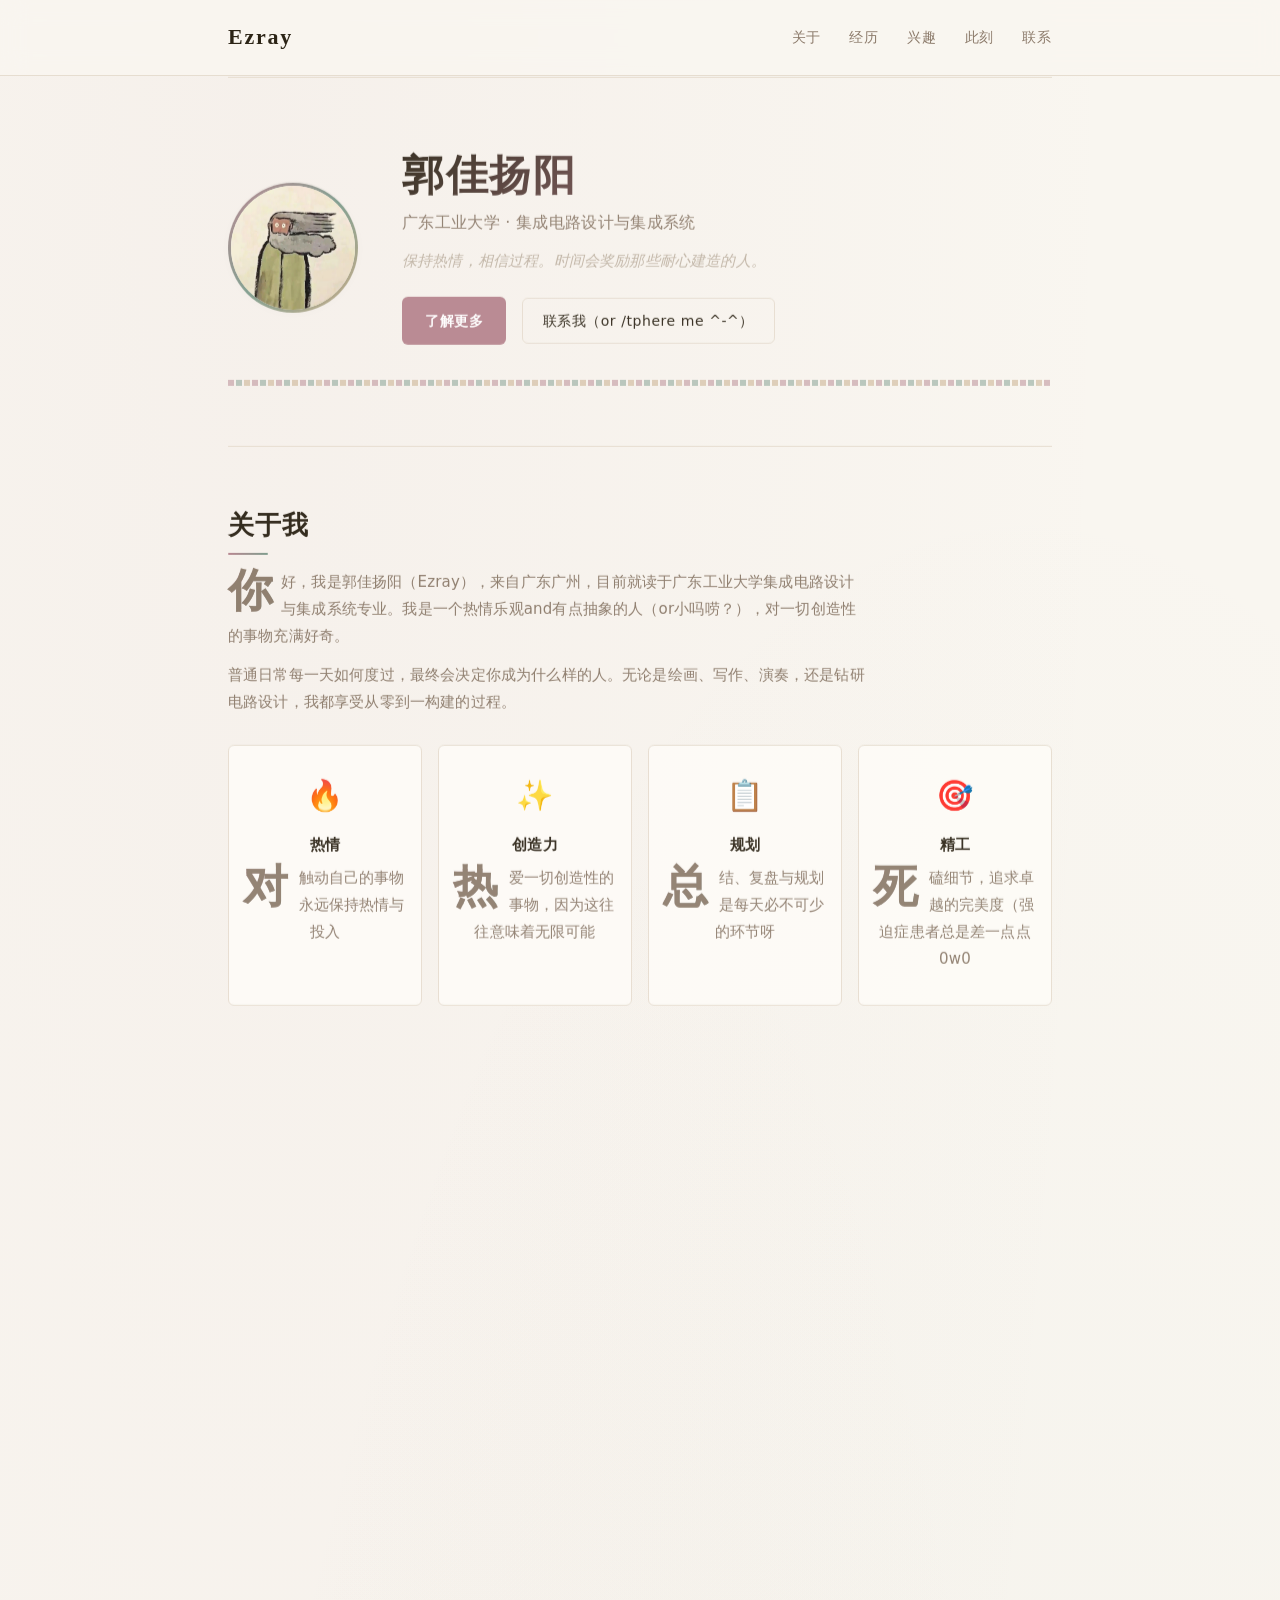
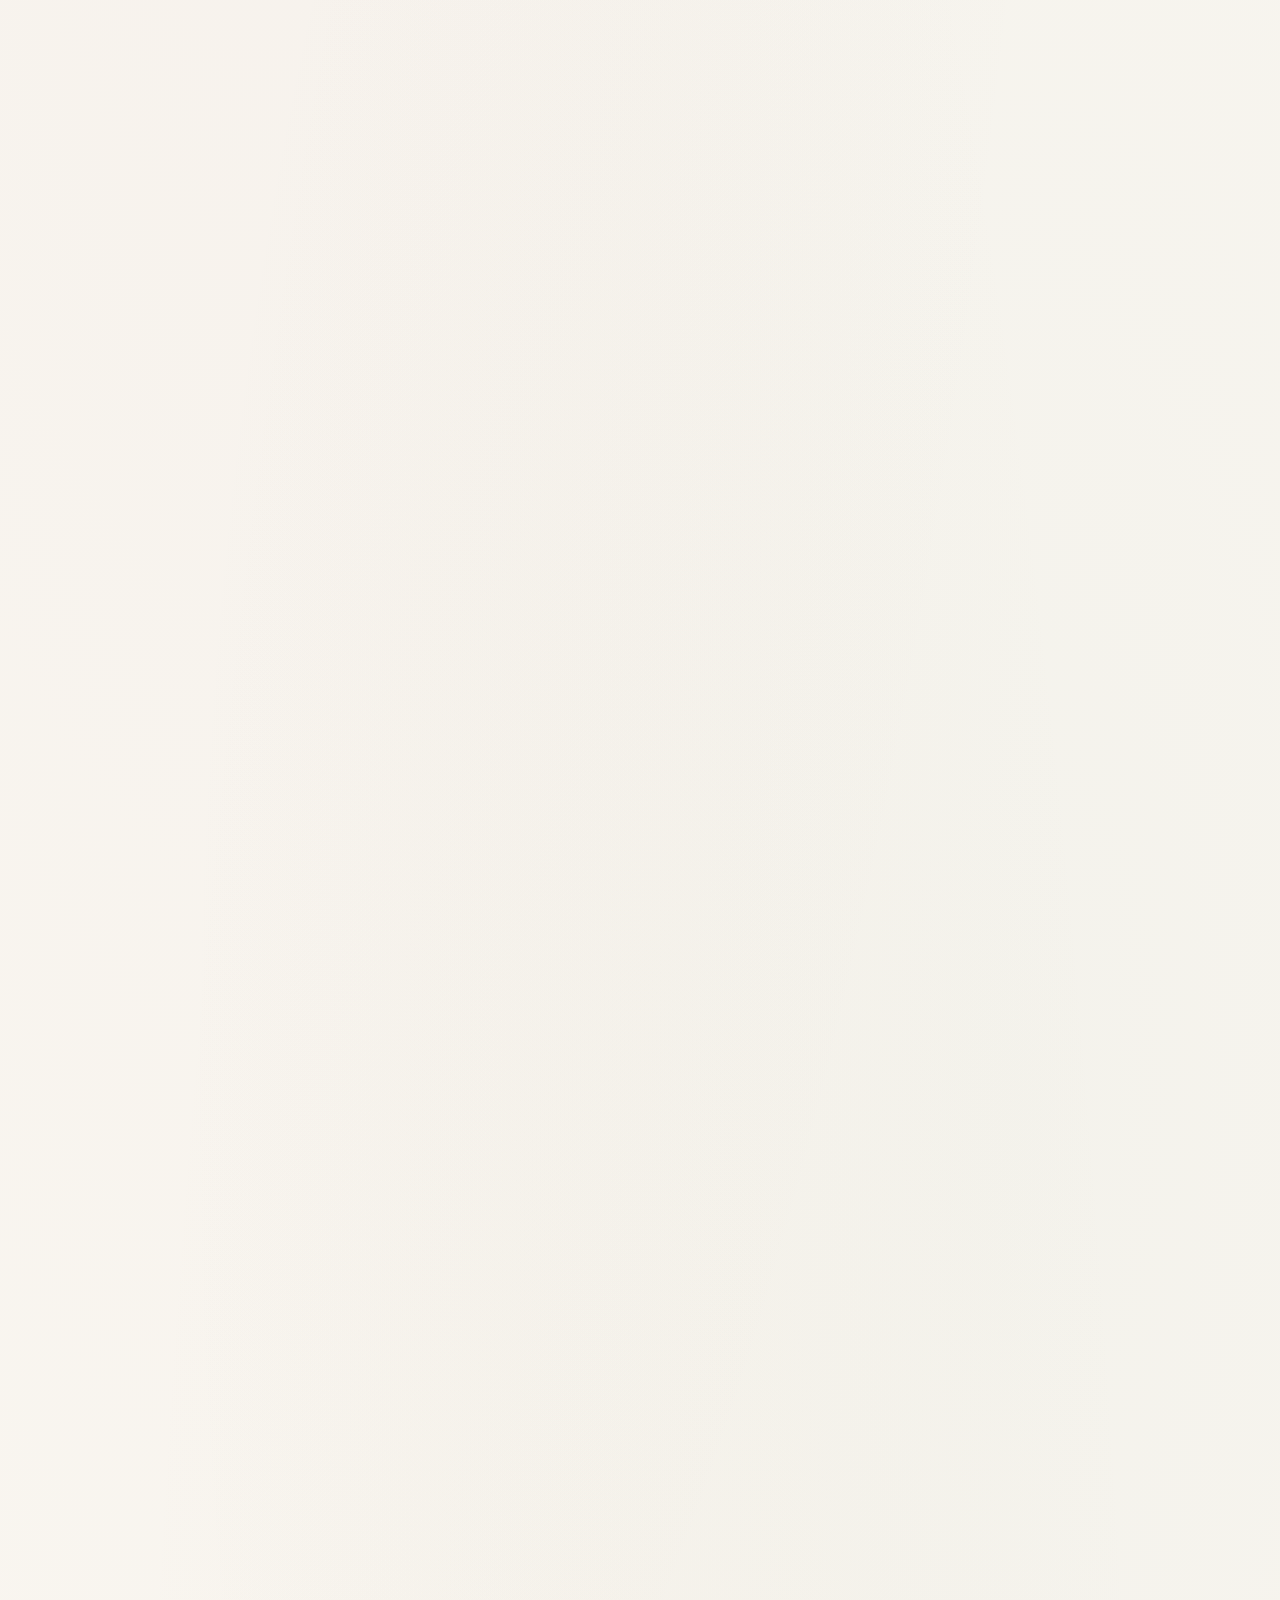
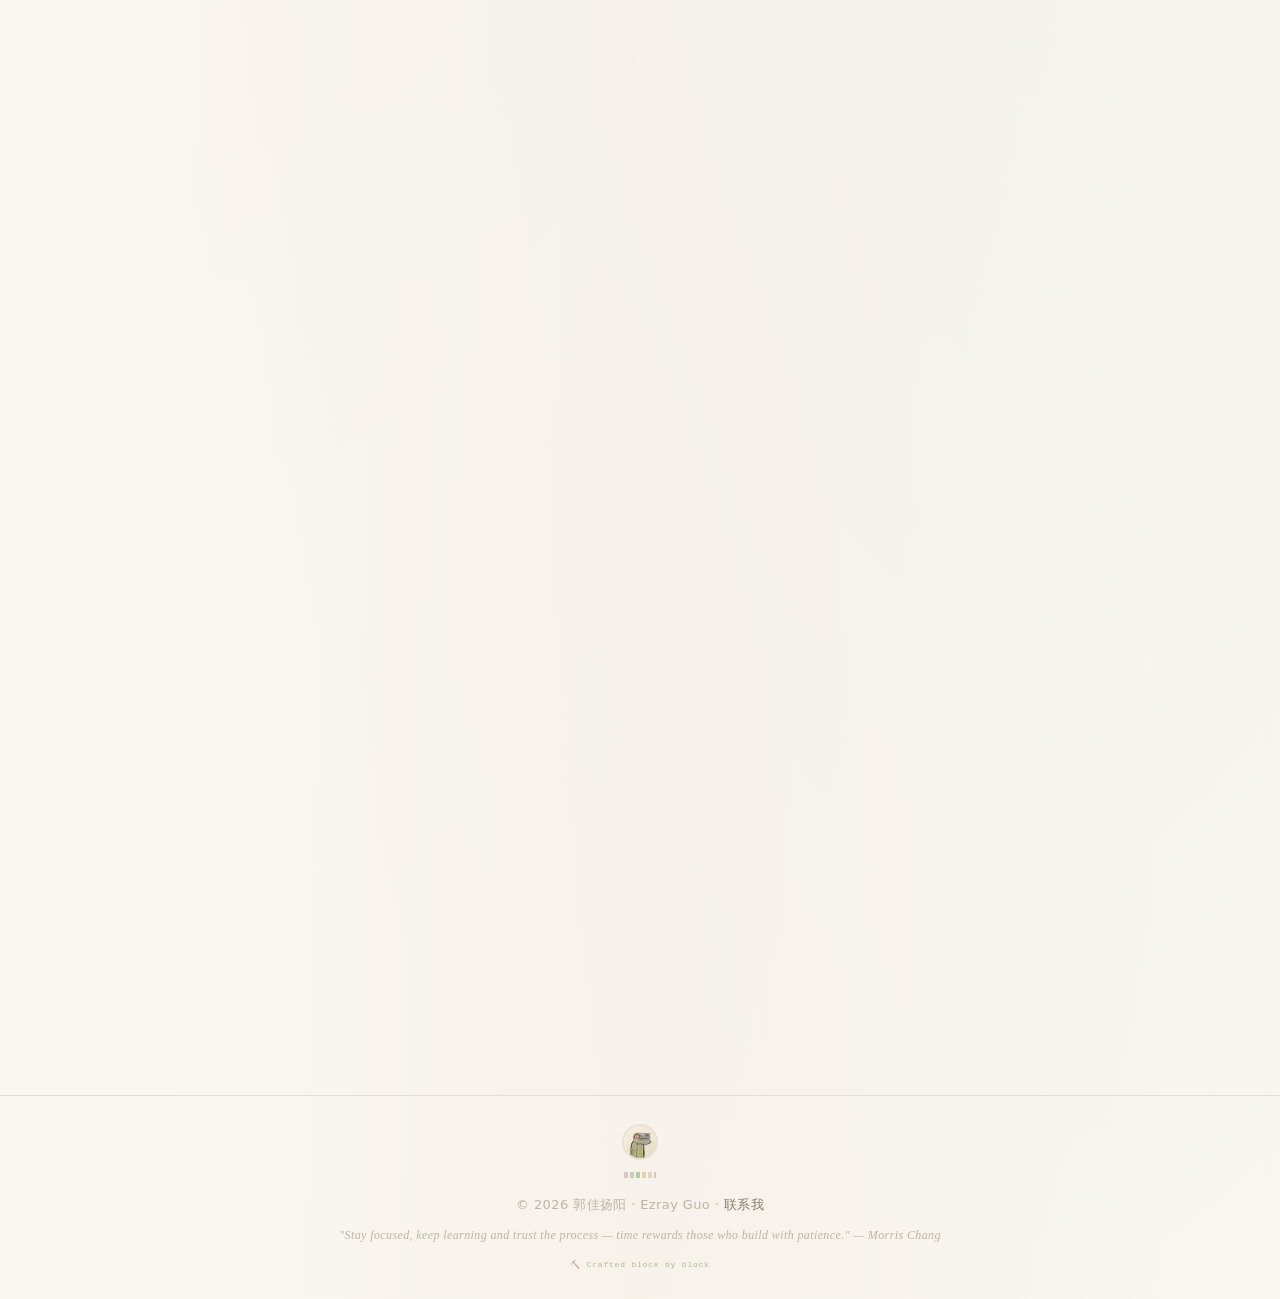
<file: index.html>
<!DOCTYPE html>
<html lang="zh-CN">
<head>
  <meta charset="UTF-8">
  <meta http-equiv="refresh" content="0; url=个人网站/index.html">
  <title>个人网站</title>
</head>
<body>
  <p>正在跳转到个人网站...如果没有自动跳转，请<a href="个人网站/index.html">点击这里</a>。</p>
</body>
</html>
</file>
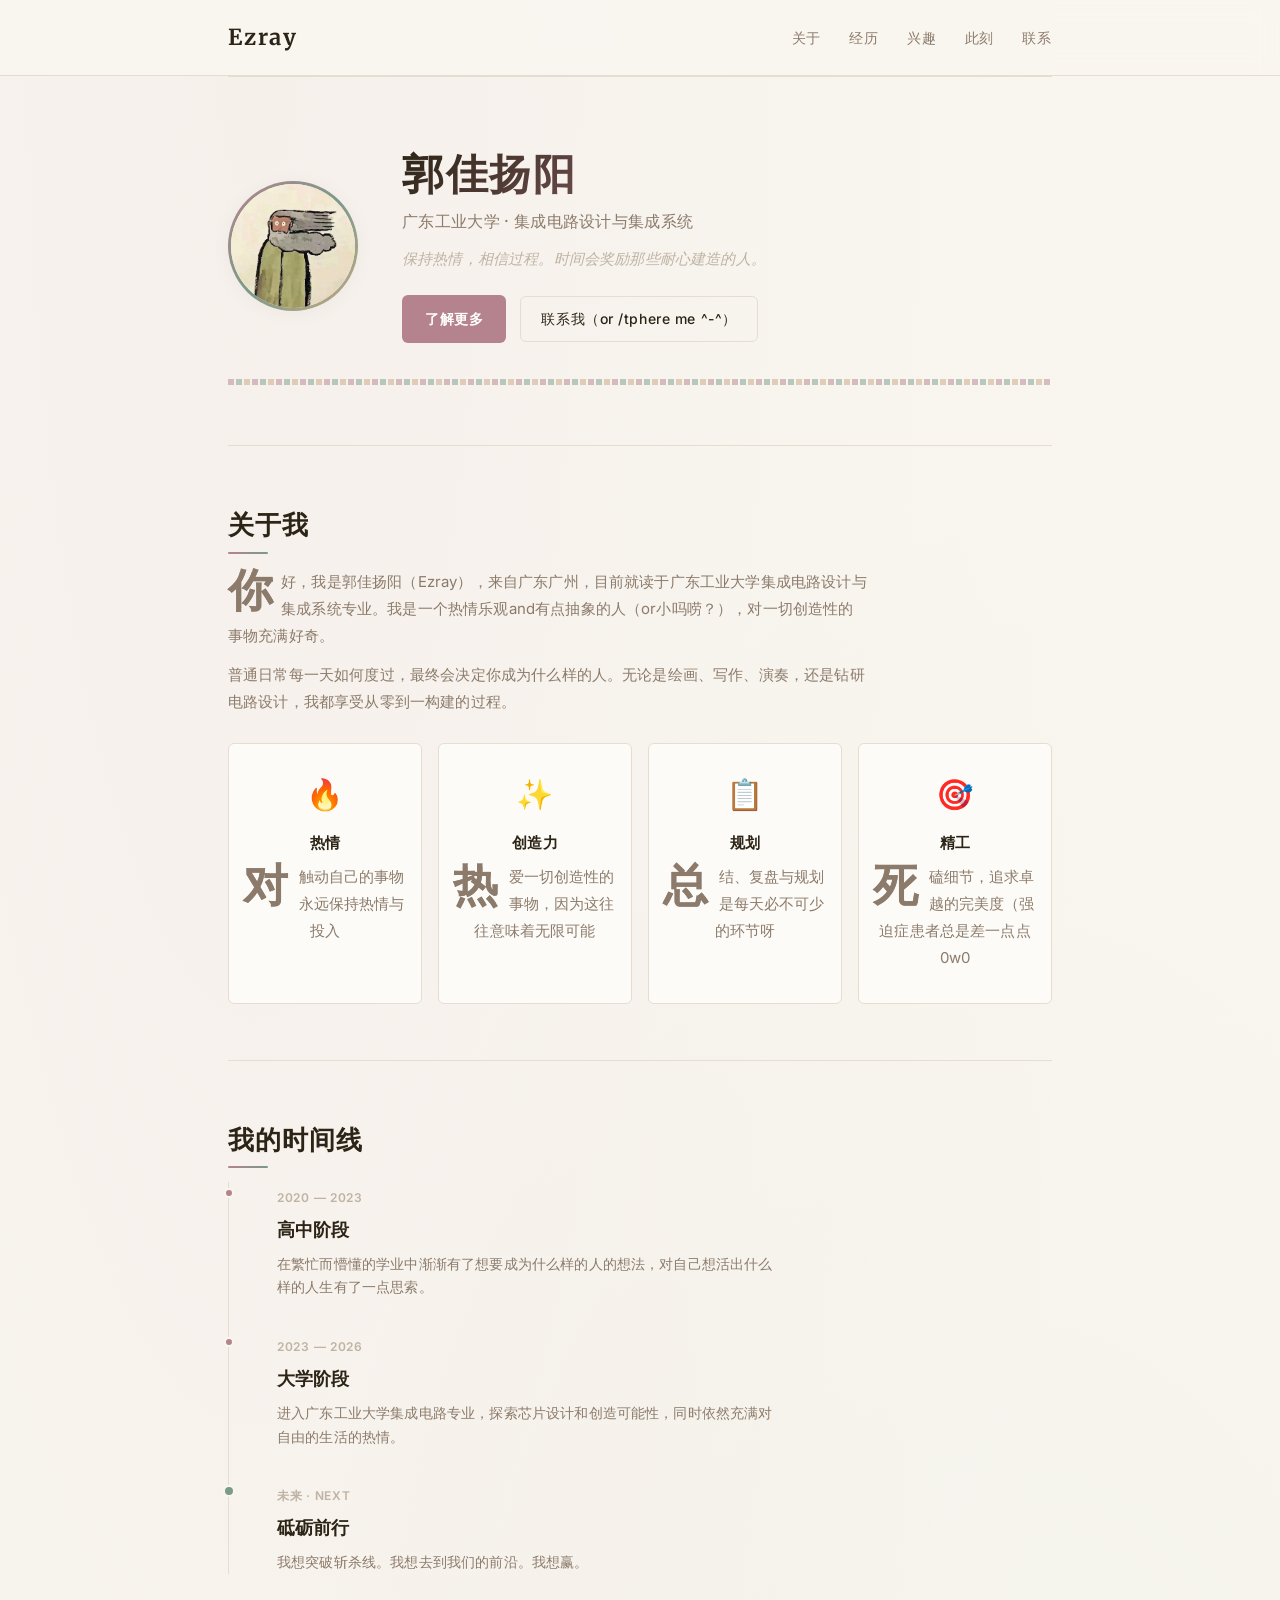
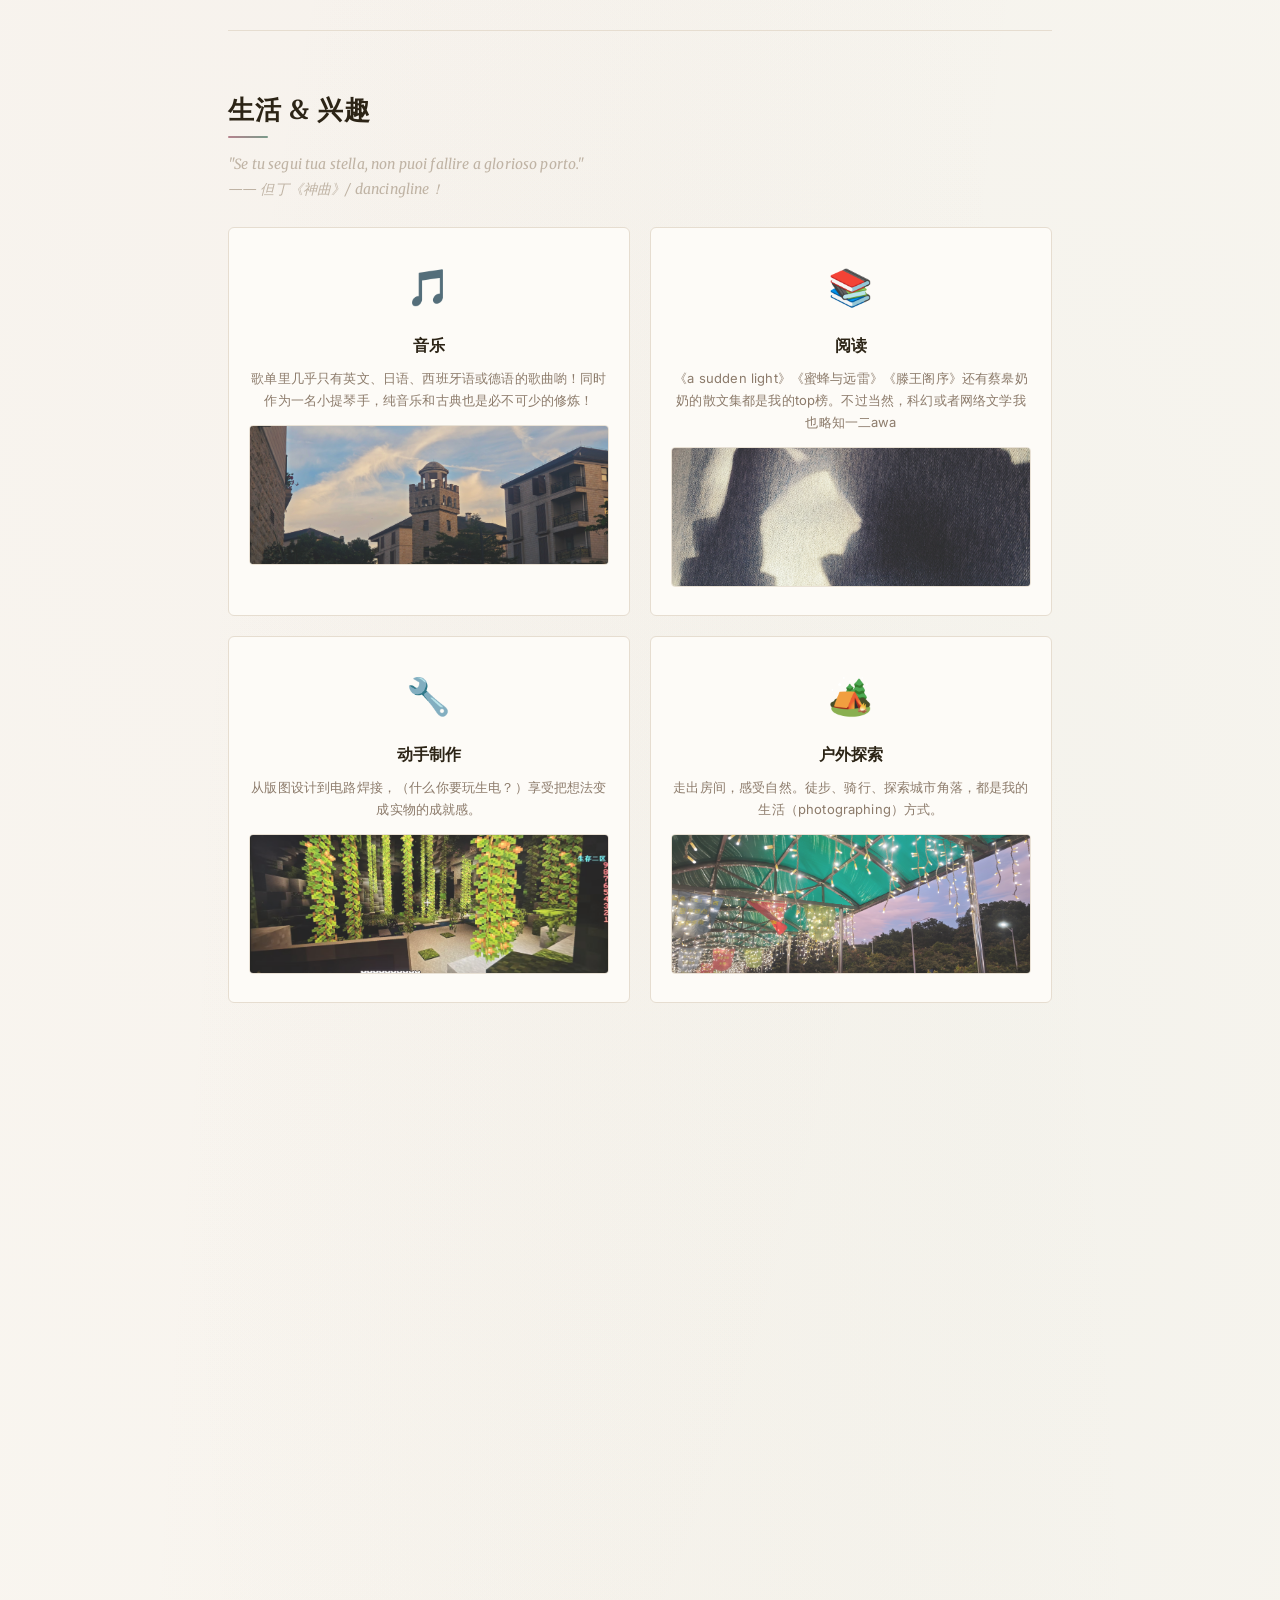
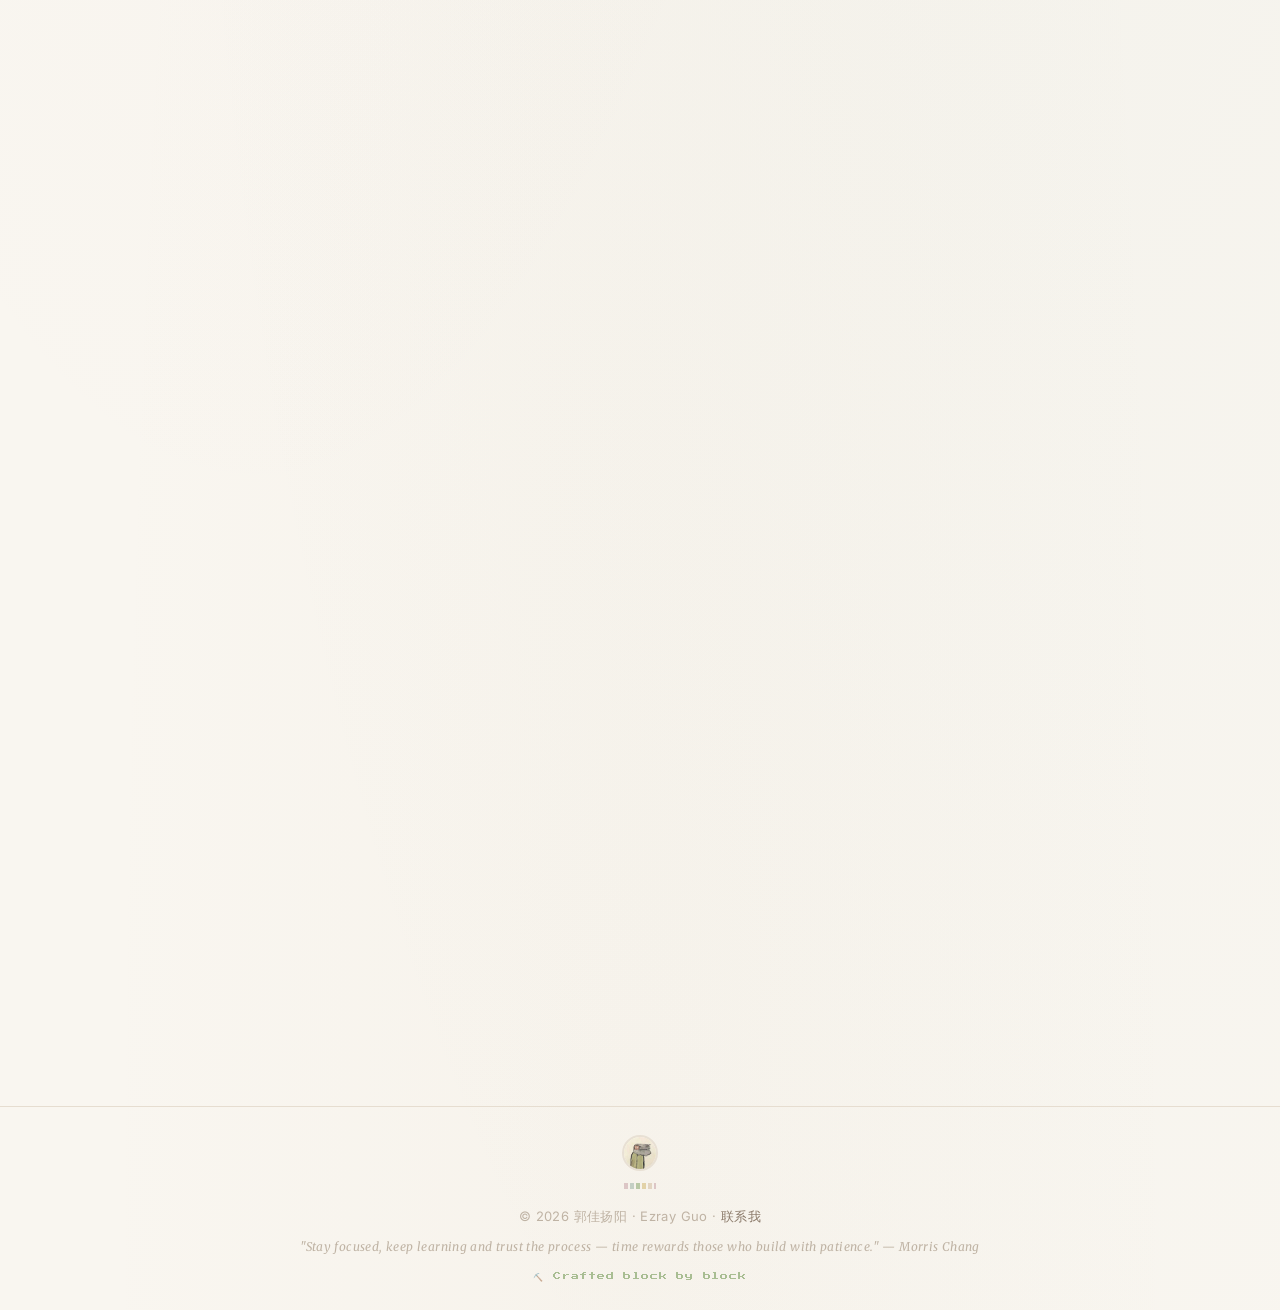
<file: 个人网站/index.html>
<!DOCTYPE html>
<html lang="zh-CN">
<head>
  <meta charset="UTF-8" />
  <meta name="viewport" content="width=device-width, initial-scale=1.0" />
  <title>Ezray Guo — 个人网站</title>
  <meta name="description" content="郭佳扬阳 — 广东工业大学，集成电路设计与集成系统。热爱音乐、阅读、创作与探索。" />
  <meta name="keywords" content="郭佳扬阳, Ezray Guo, 广东工业大学, 集成电路, IC 设计, 个人网站" />
  <meta property="og:title" content="Ezray Guo — 保持热情，相信过程" />
  <meta property="og:description" content="广东工业大学 | 集成电路设计。热爱音乐、阅读、创作与探索。" />
  <meta property="og:type" content="website" />
  <meta property="og:image" content="avatar.jpg" />
  <link rel="icon" type="image/jpeg" href="avatar.jpg" />
  <link rel="apple-touch-icon" href="avatar.jpg" />
  <link href="https://fonts.googleapis.com/css2?family=Inter:wght@400;500;600;700&family=Merriweather:wght@400;700&family=Press+Start+2P&display=swap" rel="stylesheet">
  <link rel="stylesheet" href="style.css" />
</head>
<body>
  <div class="scroll-progress" id="scrollProgress"></div>
  <header>
    <div class="container">
      <nav aria-label="主导航">
        <a href="#home" class="logo">Ezray</a>
        <ul class="nav-links">
          <li><a href="#about">关于</a></li>
          <li><a href="#timeline">经历</a></li>
          <li><a href="#interests">兴趣</a></li>
          <li><a href="#now">此刻</a></li>
          <li><a href="#contact">联系</a></li>
        </ul>
      </nav>
    </div>
  </header>

  <main>
    <div class="container">

      <!-- Hero -->
      <section id="home" class="hero" aria-labelledby="hero-title">
        <div class="hero-inner">
          <img src="avatar.jpg" alt="郭佳扬阳的头像" class="avatar" />
          <div class="intro">
            <h1 id="hero-title">郭佳扬阳</h1>
            <p class="subtitle">广东工业大学 · 集成电路设计与集成系统</p>
            <p class="tagline">保持热情，相信过程。时间会奖励那些耐心建造的人。</p>
            <p>
              <a href="#about" class="btn">了解更多</a>
              <a href="#contact" class="btn-outline">联系我（or /tphere me ^-^）</a>
            </p>
          </div>
        </div>
        <div class="pixel-divider"></div>
      </section>

      <!-- About Me -->
      <section id="about" aria-labelledby="about-title">
        <h2 id="about-title">关于我</h2>
        <p>你好，我是郭佳扬阳（Ezray），来自广东广州，目前就读于广东工业大学集成电路设计与集成系统专业。我是一个热情乐观and有点抽象的人（or小吗唠？），对一切创造性的事物充满好奇。</p>
        <p>普通日常每一天如何度过，最终会决定你成为什么样的人。无论是绘画、写作、演奏，还是钻研电路设计，我都享受从零到一构建的过程。</p>

        <div class="traits">
          <div class="trait-card">
            <span class="trait-icon">🔥</span>
            <h3>热情</h3>
            <p>对触动自己的事物永远保持热情与投入</p>
          </div>
          <div class="trait-card">
            <span class="trait-icon">✨</span>
            <h3>创造力</h3>
            <p>热爱一切创造性的事物，因为这往往意味着无限可能</p>
          </div>
          <div class="trait-card">
            <span class="trait-icon">📋</span>
            <h3>规划</h3>
            <p>总结、复盘与规划是每天必不可少的环节呀</p>
          </div>
          <div class="trait-card">
            <span class="trait-icon">🎯</span>
            <h3>精工</h3>
            <p>死磕细节，追求卓越的完美度（强迫症患者总是差一点点0w0</p>
          </div>
        </div>
      </section>

      <!-- Timeline -->
      <section id="timeline" aria-labelledby="timeline-title">
        <h2 id="timeline-title">我的时间线</h2>
        <div class="timeline">
          <div class="timeline-item">
            <div class="timeline-dot"></div>
            <div class="timeline-content">
              <span class="timeline-year">2020 — 2023</span>
              <h3>高中阶段</h3>
              <p>在繁忙而懵懂的学业中渐渐有了想要成为什么样的人的想法，对自己想活出什么样的人生有了一点思索。</p>
            </div>
          </div>
          <div class="timeline-item">
            <div class="timeline-dot"></div>
            <div class="timeline-content">
              <span class="timeline-year">2023 — 2026</span>
              <h3>大学阶段</h3>
              <p>进入广东工业大学集成电路专业，探索芯片设计和创造可能性，同时依然充满对自由的生活的热情。</p>
            </div>
          </div>
          <div class="timeline-item">
            <div class="timeline-dot future"></div>
            <div class="timeline-content">
              <span class="timeline-year">未来 · NEXT</span>
              <h3>砥砺前行</h3>
              <p>我想突破斩杀线。我想去到我们的前沿。我想赢。</p>
            </div>
          </div>
        </div>
      </section>

      <!-- Interests -->
      <section id="interests" aria-labelledby="interests-title">
        <h2 id="interests-title">生活 & 兴趣</h2>
        <p class="section-desc">"Se tu segui tua stella, non puoi fallire a glorioso porto."<br>—— 但丁《神曲》/ dancingline！</p>

        <div class="interests-grid">
          <div class="interest-card">
            <div class="interest-icon">🎵</div>
            <h3>音乐</h3>
            <p>歌单里几乎只有英文、日语、西班牙语或德语的歌曲喲！同时作为一名小提琴手，纯音乐和古典也是必不可少的修炼！</p>
            <img src="images/photo1.jpg" alt="音乐相关" class="interest-photo" loading="lazy" />
          </div>
          <div class="interest-card">
            <div class="interest-icon">📚</div>
            <h3>阅读</h3>
            <p>《a sudden light》《蜜蜂与远雷》《滕王阁序》还有蔡皋奶奶的散文集都是我的top榜。不过当然，科幻或者网络文学我也略知一二awa</p>
            <img src="images/photo2.jpg" alt="阅读相关" class="interest-photo" loading="lazy" />
          </div>
          <div class="interest-card">
            <div class="interest-icon">🔧</div>
            <h3>动手制作</h3>
            <p>从版图设计到电路焊接，（什么你要玩生电？）享受把想法变成实物的成就感。</p>
            <img src="images/photo3.png" alt="动手制作" class="interest-photo" loading="lazy" />
          </div>
          <div class="interest-card">
            <div class="interest-icon">🏕️</div>
            <h3>户外探索</h3>
            <p>走出房间，感受自然。徒步、骑行、探索城市角落，都是我的生活（photographing）方式。</p>
            <img src="images/photo4.jpg" alt="户外探索" class="interest-photo" loading="lazy" />
          </div>
        </div>
      </section>

      <!-- Now -->
      <section id="now" aria-labelledby="now-title">
        <h2 id="now-title">此刻 · Now</h2>
        <div class="now-grid">
          <div class="now-item">
            <span class="now-label">📍 坐标</span>
            <span class="now-value">广东广州 · 大学城</span>
          </div>
          <div class="now-item">
            <span class="now-label">📚 在读</span>
            <span class="now-value">《蜜蜂与远雷》· 恩田陆</span>
          </div>
          <div class="now-item">
            <span class="now-label">🎧 在听</span>
            <span class="now-value">古典 · 纯音乐 · 小提琴</span>
          </div>
          <div class="now-item">
            <span class="now-label">💻 在做</span>
            <span class="now-value">IC 版图设计入门 · 电路基础</span>
          </div>
          <div class="now-item">
            <span class="now-label">🎯 专注</span>
            <span class="now-value">GPA 4.2+ · CET-6 550+</span>
          </div>
          <div class="now-item">
            <span class="now-label">🎮 放松</span>
            <span class="now-value">Minecraft · pve & 跑图</span>
          </div>
        </div>
        <p class="now-updated">Updated: 2026 年 9 月</p>
      </section>

      <!-- Goals -->
      <section id="goals" aria-labelledby="goals-title">
        <h2 id="goals-title">接下来的目标</h2>
        <div class="goals-list">
          <div class="goal-item">
            <span class="goal-number">01</span>
            <div>
              <h3>打好基础</h3>
              <p>大一阶段夯实数理与专业基础，目标绩点 4.2+，CET-6 550+</p>
            </div>
          </div>
          <div class="goal-item">
            <span class="goal-number">02</span>
            <div>
              <h3>探索方向</h3>
              <p>深入了解 IC 设计各细分方向，尤其是 Layout 版图设计</p>
            </div>
          </div>
          <div class="goal-item">
            <span class="goal-number">03</span>
            <div>
              <h3>保持热情</h3>
              <p>这是最重要的命题之一——无论走多远，都请不要忘记最初出发的理由</p>
            </div>
          </div>
        </div>
      </section>

      <!-- Contact -->
      <section id="contact" aria-labelledby="contact-title">
        <h2 id="contact-title">联系方式</h2>
        <p>欢迎随时联系我，无论是技术交流还是闲聊都很欢迎。</p>
        <ul class="contacts">
          <li>📧 邮箱：<a href="mailto:guojiayangyang@mails.gdut.edu.cn">guojiayangyang@mails.gdut.edu.cn</a></li>
          <li>💻 GitHub：<a href="https://github.com/yangjiaezray" target="_blank" rel="noopener">github.com/yangjiaezray</a></li>
        </ul>

        <h3>快速留言</h3>
        <form action="https://formspree.io/f/your-id" method="POST" class="contact-form" aria-label="联系表单">
          <label>
            姓名
            <input type="text" name="name" required />
          </label>
          <label>
            邮箱
            <input type="email" name="_replyto" required />
          </label>
          <label>
            内容
            <textarea name="message" rows="4" required></textarea>
          </label>
          <button type="submit">发送留言</button>
        </form>
        <p class="form-hint">💡 留言功能需要配置 Formspree。前往 <a href="https://formspree.io" target="_blank" rel="noopener">formspree.io</a> 注册后将表单 ID 替换 <code>your-id</code> 即可。</p>
      </section>

    </div>
  </main>

  <footer>
    <div class="container">
      <img src="avatar.jpg" alt="头像" class="footer-avatar" />
      <div class="footer-pixel-deco"></div>
      <p>© 2026 郭佳扬阳 · Ezray Guo · <a href="mailto:guojiayangyang@mails.gdut.edu.cn">联系我</a></p>
      <p class="footer-quote">"Stay focused, keep learning and trust the process — time rewards those who build with patience." — Morris Chang</p>
      <p class="mc-tag">⛏️ Crafted block by block</p>
    </div>
  </footer>

  <button class="back-to-top" id="backToTop" aria-label="回到顶部" title="回到顶部">↑</button>

  <script type="application/ld+json">
  {
    "@context": "https://schema.org",
    "@type": "Person",
    "name": "郭佳扬阳",
    "alternateName": "Ezray Guo",
    "jobTitle": "Integrated Circuit Design Student",
    "affiliation": "Guangdong University of Technology",
    "email": "guojiayangyang@mails.gdut.edu.cn",
    "url": "https://github.com/yangjiaezray",
    "sameAs": [
      "https://github.com/yangjiaezray"
    ]
  }
  </script>
  <script src="script.js"></script>
</body>
</html>
</file>
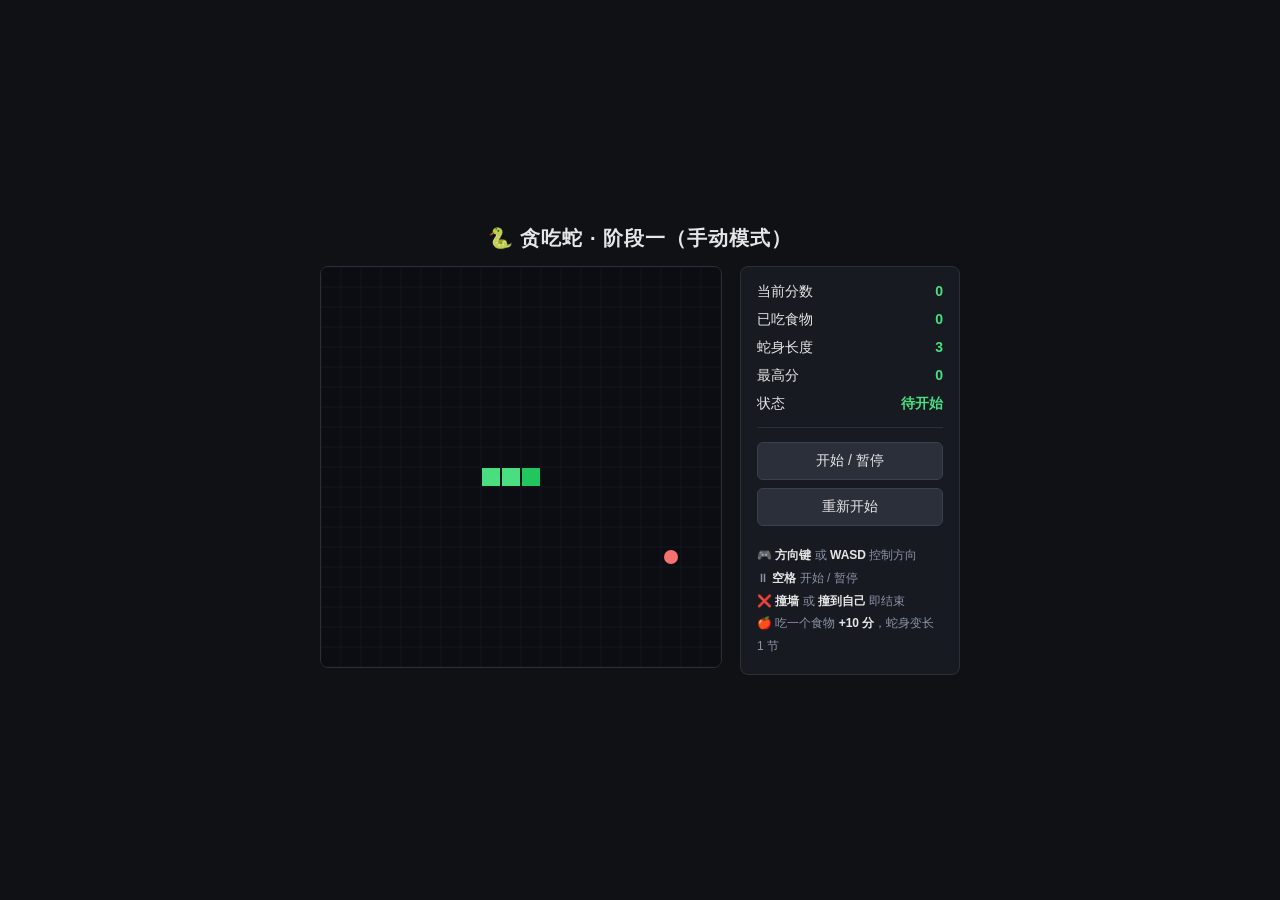
<file: snake.html>
<!DOCTYPE html>
<html lang="zh-CN">
<head>
<meta charset="UTF-8">
<meta name="viewport" content="width=device-width, initial-scale=1">
<title>贪吃蛇 · 阶段一（手动模式）</title>
<style>
  /* ===== 页面整体样式 ===== */
  *{box-sizing:border-box}
  body{
    margin:0;min-height:100vh;
    background:#0f1115;color:#e6e6e6;
    font-family:"Microsoft YaHei","WenQuanYi Micro Hei",sans-serif;
    display:flex;flex-direction:column;align-items:center;justify-content:center;padding:16px;
  }
  h1{font-size:20px;margin:0 0 14px;letter-spacing:1px}

  /* ===== 主体布局：左边棋盘，右边信息面板 ===== */
  .wrap{display:flex;gap:18px;flex-wrap:wrap;justify-content:center;align-items:flex-start}
  canvas{background:#0b0d12;border:1px solid #2a2f3a;border-radius:8px;display:block}

  .panel{
    width:220px;background:#171a21;border:1px solid #2a2f3a;
    border-radius:8px;padding:16px;
  }
  .row{display:flex;justify-content:space-between;font-size:14px;margin-bottom:10px}
  .row .val{color:#4ade80;font-weight:bold}

  button{
    width:100%;padding:9px;margin-bottom:8px;cursor:pointer;
    background:#2a2f3a;color:#e6e6e6;border:1px solid #3a4050;border-radius:6px;font-size:14px;
  }
  button:hover{background:#343a48}

  .tip{font-size:12px;color:#8b93a7;line-height:1.9;margin-top:10px}
  .tip b{color:#e6e6e6}

  /* ===== 覆盖在棋盘上的“游戏结束”遮罩 ===== */
  .board{position:relative}
  .mask{
    position:absolute;inset:0;display:none;
    background:rgba(10,12,16,.82);border-radius:8px;
    flex-direction:column;align-items:center;justify-content:center;
  }
  .mask.show{display:flex}
  .mask .big{font-size:22px;font-weight:bold;color:#f87171;margin-bottom:6px}
  .mask .small{font-size:13px;color:#9aa3b5}
</style>
</head>
<body>

<h1>🐍 贪吃蛇 · 阶段一（手动模式）</h1>

<div class="wrap">
  <!-- 棋盘区域：canvas 画格子，mask 是结束遮罩 -->
  <div class="board">
    <canvas id="cv" width="400" height="400"></canvas>
    <div class="mask" id="mask">
      <div class="big" id="maskTitle">游戏结束</div>
      <div class="small" id="maskText">点击“重新开始”再来一局</div>
    </div>
  </div>

  <!-- 信息面板 -->
  <div class="panel">
    <div class="row"><span>当前分数</span><span class="val" id="score">0</span></div>
    <div class="row"><span>已吃食物</span><span class="val" id="eaten">0</span></div>
    <div class="row"><span>蛇身长度</span><span class="val" id="len">3</span></div>
    <div class="row"><span>最高分</span><span class="val" id="best">0</span></div>
    <div class="row"><span>状态</span><span class="val" id="state">待开始</span></div>

    <hr style="border:none;border-top:1px solid #2a2f3a;margin:14px 0">

    <button id="btnStart">开始 / 暂停</button>
    <button id="btnReset">重新开始</button>

    <div class="tip">
      <div>🎮 <b>方向键</b> 或 <b>WASD</b> 控制方向</div>
      <div>⏸ <b>空格</b> 开始 / 暂停</div>
      <div>❌ <b>撞墙</b> 或 <b>撞到自己</b> 即结束</div>
      <div>🍎 吃一个食物 <b>+10 分</b>，蛇身变长 1 节</div>
    </div>
  </div>
</div>

<script>
/* ==========================================================================
   贪吃蛇 阶段一：单人手动模式
   —— 纯 HTML + CSS + JavaScript，不依赖任何外部库
   ========================================================================== */

/* ---------- 1. 基础常量 ---------- */
const COLS = 20;          // 棋盘列数
const ROWS = 20;          // 棋盘行数
const CELL = 20;          // 每个格子 20 像素

const cv  = document.getElementById('cv');
const ctx = cv.getContext('2d');
const $   = id => document.getElementById(id);

/* ---------- 2. 颜色主题 ---------- */
const COLOR = {
  bg:    '#0b0d12',   // 棋盘底色
  grid:  '#13161d',   // 网格线
  snake: '#4ade80',   // 蛇身
  head:  '#22c55e',   // 蛇头
  food:  '#f87171'    // 食物
};

/* ---------- 3. 游戏状态变量 ---------- */
let snake    = [];   // 蛇身数组，snake[0] 是蛇头
let dir      = {};   // 当前前进方向
let nextDir  = {};   // 玩家按下的“下一步方向”（缓冲，防止快速按键丢失）
let food     = {};   // 食物坐标
let score    = 0;    // 当前分数
let eaten    = 0;    // 已吃食物数
let alive    = true; // 是否还活着
let running  = false;// 是否在运行（false = 暂停/未开始）
let timer    = null; // 定时器

// 最高分从浏览器本地存储读取，刷新页面也不会丢
let best = Number(localStorage.getItem('snake_best') || 0);

/* ---------- 4. 小工具函数 ---------- */
const key    = p => p.x + ',' + p.y;              // 坐标转字符串，方便放进 Set 去重
const eq     = (a, b) => a.x === b.x && a.y === b.y;  // 判断两个坐标是否相同
const inside = p => p.x >= 0 && p.x < COLS && p.y >= 0 && p.y < ROWS; // 是否在棋盘内

/* ---------- 5. 随机生成食物 ---------- */
// 做法：把棋盘所有空格列出来，再随机挑一个，保证食物不会生成在蛇身上
function makeFood() {
  const occupied = new Set(snake.map(key));  // 蛇身占用的格子
  const free = [];
  for (let y = 0; y < ROWS; y++) {
    for (let x = 0; x < COLS; x++) {
      if (!occupied.has(x + ',' + y)) free.push({ x, y });
    }
  }
  if (free.length === 0) return null;        // 棋盘被填满，没有空格了
  return free[Math.floor(Math.random() * free.length)];
}

/* ---------- 6. 初始化 / 重置一局 ---------- */
function reset() {
  // 初始蛇：3 节，位于第 10 行，头朝右
  snake   = [ {x:10,y:10}, {x:9,y:10}, {x:8,y:10} ];
  dir     = { x:1, y:0 };   // 当前方向：向右
  nextDir = { x:1, y:0 };   // 下一步方向：向右
  food    = makeFood();
  score   = 0;
  eaten   = 0;
  alive   = true;
  running = false;
  stop();
  $('mask').classList.remove('show');
  updateHUD();
  draw();
  setState('待开始');
}

/* ---------- 7. 画棋盘 ---------- */
function draw() {
  // 7.1 铺底色
  ctx.fillStyle = COLOR.bg;
  ctx.fillRect(0, 0, cv.width, cv.height);

  // 7.2 画网格线
  ctx.strokeStyle = COLOR.grid;
  ctx.lineWidth = 1;
  for (let i = 0; i <= COLS; i++) {
    ctx.beginPath(); ctx.moveTo(i*CELL, 0); ctx.lineTo(i*CELL, cv.height); ctx.stroke();
  }
  for (let i = 0; i <= ROWS; i++) {
    ctx.beginPath(); ctx.moveTo(0, i*CELL); ctx.lineTo(cv.width, i*CELL); ctx.stroke();
  }

  // 7.3 画食物（红色圆点）
  if (food) {
    ctx.fillStyle = COLOR.food;
    ctx.beginPath();
    ctx.arc(food.x*CELL + CELL/2, food.y*CELL + CELL/2, CELL/2 - 3, 0, Math.PI*2);
    ctx.fill();
  }

  // 7.4 画蛇：第 0 节是头，用更亮的颜色区分
  snake.forEach((s, i) => {
    ctx.fillStyle = (i === 0) ? COLOR.head : COLOR.snake;
    ctx.fillRect(s.x*CELL + 1, s.y*CELL + 1, CELL - 2, CELL - 2);
  });
}

/* ---------- 8. 走一步（核心逻辑） ---------- */
function step() {
  dir = nextDir;   // 采用玩家缓冲的方向

  // 8.1 算出新蛇头位置
  const head = { x: snake[0].x + dir.x, y: snake[0].y + dir.y };

  // 8.2 判定一：撞墙
  if (!inside(head)) return gameOver('撞到墙了');

  // 8.3 判定二：撞到自己
  //     注意这里用 slice(0, -1) 去掉最后一节（蛇尾），
  //     因为蛇移动时尾巴会同步让开，进入“尾巴原来的位置”是安全的
  const body = snake.slice(0, -1);
  if (body.some(s => eq(s, head))) return gameOver('撞到自己了');

  // 8.4 把新蛇头插到数组最前面
  snake.unshift(head);

  // 8.5 判断是否吃到食物
  if (eq(head, food)) {
    score += 10;               // 加分
    eaten += 1;                // 计数
    if (score > best) {        // 刷新最高分并保存到本地
      best = score;
      localStorage.setItem('snake_best', best);
    }
    food = makeFood();         // 重新生成一个食物
    if (food === null) {       // 没有空格了 = 棋盘被填满 = 通关
      stop();
      $('maskTitle').textContent = '🎉 通关！';
      $('maskText').textContent  = '棋盘已被你填满，最终分数 ' + score;
      $('mask').classList.add('show');
      setState('通关');
      updateHUD();
      return;
    }
    // 吃到食物时不删除蛇尾 → 蛇变长 1 节
  } else {
    snake.pop();               // 没吃到 → 删除蛇尾 → 长度不变，看起来像在前进
  }

  updateHUD();
  draw();
}

/* ---------- 9. 游戏结束 ---------- */
function gameOver(reason) {
  alive = false;
  stop();
  $('maskTitle').textContent = '游戏结束';
  $('maskText').textContent  = reason + '　|　最终分数 ' + score + '　|　吃了 ' + eaten + ' 个';
  $('mask').classList.add('show');
  setState('已结束');
  updateHUD();
}

/* ---------- 10. 开始 / 停止 ---------- */
function start() {
  if (running || !alive) return;
  running = true;
  timer = setInterval(step, 120);  // 每 120 毫秒走一步，数字越小越快
  setState('游戏中');
}
function stop() {
  running = false;
  clearInterval(timer);
}

/* ---------- 11. 刷新右侧面板数字 ---------- */
function updateHUD() {
  $('score').textContent = score;
  $('eaten').textContent = eaten;
  $('len').textContent   = snake.length;
  $('best').textContent  = best;
}
function setState(s) { $('state').textContent = s; }

/* ---------- 12. 按钮事件 ---------- */
$('btnStart').onclick = () => {
  if (!alive) { reset(); start(); return; }   // 结束后按这个 = 重开一局
  if (running) { stop(); setState('已暂停'); }
  else         { start(); }
};
$('btnReset').onclick = () => { reset(); };

/* ---------- 13. 键盘事件 ---------- */
const KEYMAP = {
  ArrowUp:{x:0,y:-1}, ArrowDown:{x:0,y:1}, ArrowLeft:{x:-1,y:0}, ArrowRight:{x:1,y:0},
  w:{x:0,y:-1}, s:{x:0,y:1}, a:{x:-1,y:0}, d:{x:1,y:0}
};

document.addEventListener('keydown', e => {
  // 13.1 空格：开始 / 暂停
  if (e.code === 'Space') {
    if (!alive) { reset(); start(); }
    else if (running) { stop(); setState('已暂停'); }
    else { start(); }
    e.preventDefault();
    return;
  }

  // 13.2 方向键 / WASD：改变方向
  const k = (e.key.length === 1) ? e.key.toLowerCase() : e.key;
  const nd = KEYMAP[k];
  if (!nd) return;

  // 禁止 180 度掉头：新方向不能正好是当前方向的反向
  //   （蛇头往回走等于撞自己的脖子）
  if (snake.length > 1 && nd.x === -dir.x && nd.y === -dir.y) return;

  nextDir = nd;   // 存进缓冲，等下一帧 step() 时生效
  e.preventDefault();
});

/* ---------- 14. 启动 ---------- */
reset();
</script>
</body>
</html>
</file>
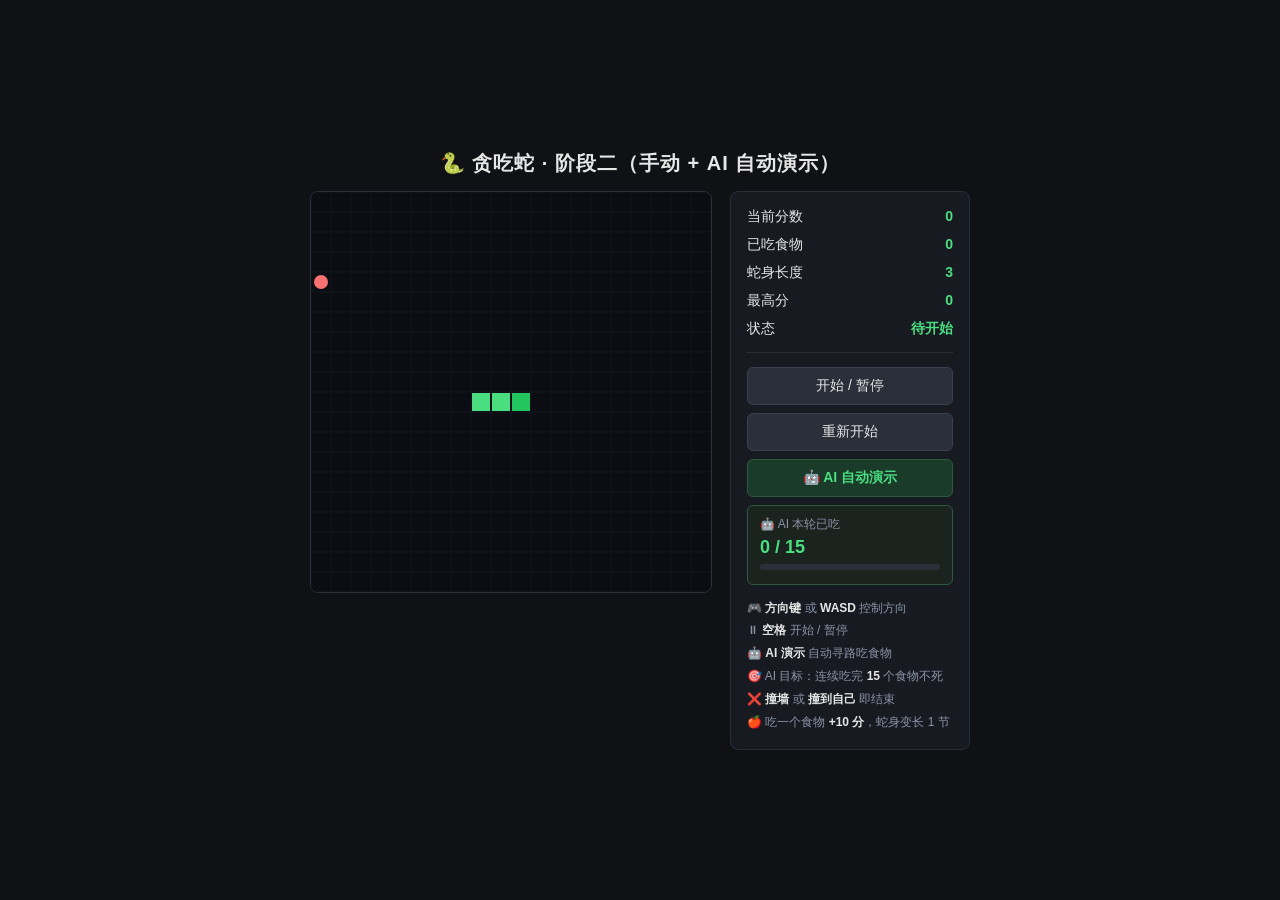
<file: 贪吃蛇/snake阶段二.html>
<!DOCTYPE html>
<html lang="zh-CN">
<head>
<meta charset="UTF-8">
<meta name="viewport" content="width=device-width, initial-scale=1">
<title>贪吃蛇 · 阶段二（AI 自动演示）</title>
<style>
  *{box-sizing:border-box}
  body{
    margin:0;min-height:100vh;
    background:#0f1115;color:#e6e6e6;
    font-family:"Microsoft YaHei","WenQuanYi Micro Hei",sans-serif;
    display:flex;flex-direction:column;align-items:center;justify-content:center;padding:16px;
  }
  h1{font-size:20px;margin:0 0 14px;letter-spacing:1px}

  .wrap{display:flex;gap:18px;flex-wrap:wrap;justify-content:center;align-items:flex-start}
  canvas{background:#0b0d12;border:1px solid #2a2f3a;border-radius:8px;display:block}

  .panel{
    width:240px;background:#171a21;border:1px solid #2a2f3a;
    border-radius:8px;padding:16px;
  }
  .row{display:flex;justify-content:space-between;font-size:14px;margin-bottom:10px}
  .row .val{color:#4ade80;font-weight:bold}

  button{
    width:100%;padding:9px;margin-bottom:8px;cursor:pointer;
    background:#2a2f3a;color:#e6e6e6;border:1px solid #3a4050;border-radius:6px;font-size:14px;
    transition:background .15s,border-color .15s;
  }
  button:hover{background:#343a48}

  .btn-ai{
    background:#1a3a2a;border-color:#2d5a3d;color:#4ade80;font-weight:bold;
  }
  .btn-ai:hover{background:#23402e}
  .btn-ai.active{
    background:#4ade80;color:#0f1115;border-color:#4ade80;
  }
  .btn-ai.active:hover{background:#3cc96e}

  .tip{font-size:12px;color:#8b93a7;line-height:1.9;margin-top:10px}
  .tip b{color:#e6e6e6}

  .board{position:relative}
  .mask{
    position:absolute;inset:0;display:none;
    background:rgba(10,12,16,.82);border-radius:8px;
    flex-direction:column;align-items:center;justify-content:center;
  }
  .mask.show{display:flex}
  .mask .big{font-size:22px;font-weight:bold;color:#f87171;margin-bottom:6px}
  .mask .small{font-size:13px;color:#9aa3b5}

  .ai-progress{
    background:#1a231e;border:1px solid #2d5a3d;border-radius:6px;
    padding:10px 12px;margin-bottom:12px;
  }
  .ai-progress .label{font-size:12px;color:#8b93a7;margin-bottom:4px}
  .ai-progress .value{font-size:18px;font-weight:bold;color:#4ade80}
  .ai-progress .bar-bg{
    width:100%;height:6px;background:#2a2f3a;border-radius:3px;margin-top:6px;
  }
  .ai-progress .bar-fill{
    height:100%;background:#4ade80;border-radius:3px;transition:width .2s;
  }
  .ai-progress .done{color:#fbbf24;font-size:12px;margin-top:4px}
</style>
</head>
<body>

<h1>🐍 贪吃蛇 · 阶段二（手动 + AI 自动演示）</h1>

<div class="wrap">
  <div class="board">
    <canvas id="cv" width="400" height="400"></canvas>
    <div class="mask" id="mask">
      <div class="big" id="maskTitle">游戏结束</div>
      <div class="small" id="maskText">点击"重新开始"再来一局</div>
    </div>
  </div>

  <div class="panel">
    <div class="row"><span>当前分数</span><span class="val" id="score">0</span></div>
    <div class="row"><span>已吃食物</span><span class="val" id="eaten">0</span></div>
    <div class="row"><span>蛇身长度</span><span class="val" id="len">3</span></div>
    <div class="row"><span>最高分</span><span class="val" id="best">0</span></div>
    <div class="row"><span>状态</span><span class="val" id="state">待开始</span></div>

    <hr style="border:none;border-top:1px solid #2a2f3a;margin:14px 0">

    <button id="btnStart">开始 / 暂停</button>
    <button id="btnReset">重新开始</button>
    <button id="btnAI" class="btn-ai">🤖 AI 自动演示</button>

    <div class="ai-progress" id="aiBox">
      <div class="label">🤖 AI 本轮已吃</div>
      <div class="value"><span id="aiEaten">0</span> / <span id="aiTarget">15</span></div>
      <div class="bar-bg"><div class="bar-fill" id="aiBar" style="width:0%"></div></div>
      <div class="done" id="aiDone"></div>
    </div>

    <div class="tip">
      <div>🎮 <b>方向键</b> 或 <b>WASD</b> 控制方向</div>
      <div>⏸ <b>空格</b> 开始 / 暂停</div>
      <div>🤖 <b>AI 演示</b> 自动寻路吃食物</div>
      <div>🎯 AI 目标：连续吃完 <b>15</b> 个食物不死</div>
      <div>❌ <b>撞墙</b> 或 <b>撞到自己</b> 即结束</div>
      <div>🍎 吃一个食物 <b>+10 分</b>，蛇身变长 1 节</div>
    </div>
  </div>
</div>

<script>
/* ==========================================================================
   贪吃蛇 阶段二：手动模式 + AI 自动演示
   —— 纯 HTML + CSS + JavaScript，不依赖任何外部库
   AI 策略：BFS 最短路径 + 安全性模拟 + 追尾保命
   ========================================================================== */

/* ---------- 1. 基础常量 ---------- */
const COLS = 20;
const ROWS = 20;
const CELL = 20;

const cv  = document.getElementById('cv');
const ctx = cv.getContext('2d');
const $   = id => document.getElementById(id);

/* ---------- 2. 颜色主题 ---------- */
const COLOR = {
  bg:    '#0b0d12',
  grid:  '#13161d',
  snake: '#4ade80',
  head:  '#22c55e',
  food:  '#f87171'
};

/* ---------- 3. 游戏状态变量 ---------- */
let snake    = [];
let dir      = {};
let nextDir  = {};
let food     = {};
let score    = 0;
let eaten    = 0;
let alive    = true;
let running  = false;
let timer    = null;
let best     = Number(localStorage.getItem('snake_best') || 0);

/* ---------- 3.5 AI 状态变量 ---------- */
let aiMode         = false;  // AI 模式开关
const AI_TARGET    = 15;     // AI 目标：连续吃完 15 个食物
let aiEatenThisRun = 0;      // AI 本轮连续吃掉的食物数
let aiReachedGoal  = false;  // AI 已达成 15 目标
let aiStepsNoFood  = 0;      // AI 连续多少步没吃到食物（死锁检测）
const AI_SPEED     = 70;     // AI 模式每步间隔（毫秒），比手动的 120ms 略快
const MANUAL_SPEED = 120;    // 手动模式每步间隔
const AI_STARVE_LIMIT = 350; // 连续 350 步没吃到食物 → 启动饥饿模式

/* ---------- 4. 小工具函数 ---------- */
const key    = p => p.x + ',' + p.y;
const eq     = (a, b) => a.x === b.x && a.y === b.y;
const inside = p => p.x >= 0 && p.x < COLS && p.y >= 0 && p.y < ROWS;

/* ---------- 5. 随机生成食物 ---------- */
function makeFood() {
  const occupied = new Set(snake.map(key));
  const free = [];
  for (let y = 0; y < ROWS; y++) {
    for (let x = 0; x < COLS; x++) {
      if (!occupied.has(x + ',' + y)) free.push({ x, y });
    }
  }
  if (free.length === 0) return null;
  return free[Math.floor(Math.random() * free.length)];
}

/* ---------- 6. 初始化 / 重置一局 ---------- */
function reset() {
  snake    = [{ x:10, y:10 }, { x:9, y:10 }, { x:8, y:10 }];
  dir      = { x:1, y:0 };
  nextDir  = { x:1, y:0 };
  food     = makeFood();
  score    = 0;
  eaten    = 0;
  alive    = true;
  running  = false;
  aiEatenThisRun = 0;
  aiReachedGoal  = false;
  aiStepsNoFood  = 0;
  stop();
  $('mask').classList.remove('show');
  updateHUD();
  updateAIHUD();
  draw();
  setState('待开始');
}

/* ---------- 7. 画棋盘 ---------- */
function draw() {
  ctx.fillStyle = COLOR.bg;
  ctx.fillRect(0, 0, cv.width, cv.height);

  ctx.strokeStyle = COLOR.grid;
  ctx.lineWidth = 1;
  for (let i = 0; i <= COLS; i++) {
    ctx.beginPath(); ctx.moveTo(i*CELL, 0); ctx.lineTo(i*CELL, cv.height); ctx.stroke();
  }
  for (let i = 0; i <= ROWS; i++) {
    ctx.beginPath(); ctx.moveTo(0, i*CELL); ctx.lineTo(cv.width, i*CELL); ctx.stroke();
  }

  if (food) {
    ctx.fillStyle = COLOR.food;
    ctx.beginPath();
    ctx.arc(food.x*CELL + CELL/2, food.y*CELL + CELL/2, CELL/2 - 3, 0, Math.PI*2);
    ctx.fill();
  }

  snake.forEach((s, i) => {
    ctx.fillStyle = (i === 0) ? COLOR.head : COLOR.snake;
    ctx.fillRect(s.x*CELL + 1, s.y*CELL + 1, CELL - 2, CELL - 2);
  });
}

/* ---------- 8. 走一步（核心逻辑） ---------- */
function step() {
  dir = nextDir;

  const head = { x: snake[0].x + dir.x, y: snake[0].y + dir.y };

  if (!inside(head)) return gameOver('撞到墙了');

  const body = snake.slice(0, -1);
  if (body.some(s => eq(s, head))) return gameOver('撞到自己了');

  snake.unshift(head);

  if (eq(head, food)) {
    score += 10;
    eaten += 1;
    aiEatenThisRun += 1;
    aiStepsNoFood = 0;        // 吃到食物，重置饥饿计数器
    if (!aiReachedGoal && aiEatenThisRun >= AI_TARGET) {
      aiReachedGoal = true;
    }
    if (score > best) {
      best = score;
      localStorage.setItem('snake_best', best);
    }
    food = makeFood();
    if (food === null) {
      stop();
      $('maskTitle').textContent = '🎉 通关！';
      $('maskText').textContent  = '棋盘已被你填满，最终分数 ' + score;
      $('mask').classList.add('show');
      setState('通关');
      updateHUD();
      updateAIHUD();
      return;
    }
  } else {
    snake.pop();
    if (aiMode) aiStepsNoFood++;  // AI 模式下，没吃到就累计饥饿
  }

  updateHUD();
  updateAIHUD();
  draw();
}

/* ---------- 9. 游戏结束 ---------- */
function gameOver(reason) {
  alive = false;
  stop();
  $('maskTitle').textContent = '游戏结束';
  let extra = '';
  if (aiMode && aiEatenThisRun > 0) {
    extra = '　|　AI 本轮吃了 ' + aiEatenThisRun + ' 个';
    if (aiReachedGoal) extra += '（✅ 已达标）';
  }
  $('maskText').textContent = reason + '　|　最终分数 ' + score + '　|　吃了 ' + eaten + ' 个' + extra;
  $('mask').classList.add('show');
  setState('已结束');
  updateHUD();
  updateAIHUD();
}

/* ---------- 10. 开始 / 停止 ---------- */
function start() {
  if (running || !alive) return;
  running = true;
  const interval = aiMode ? AI_SPEED : MANUAL_SPEED;
  timer = setInterval(() => {
    if (aiMode && alive && running) aiDecide();
    step();
  }, interval);
  setState(aiMode ? 'AI 自动中' : '游戏中');
}

function stop() {
  running = false;
  clearInterval(timer);
}

/* ---------- 11. 刷新面板 ---------- */
function updateHUD() {
  $('score').textContent = score;
  $('eaten').textContent = eaten;
  $('len').textContent   = snake.length;
  $('best').textContent  = best;
}

function updateAIHUD() {
  $('aiEaten').textContent = aiEatenThisRun;
  $('aiTarget').textContent = AI_TARGET;
  const pct = Math.min(100, Math.round((aiEatenThisRun / AI_TARGET) * 100));
  $('aiBar').style.width = pct + '%';
  if (aiReachedGoal) {
    $('aiDone').textContent = '✅ AI 已完成 ' + AI_TARGET + ' 个目标！继续自动运行中...';
  } else if (aiMode && aiStepsNoFood >= AI_STARVE_LIMIT * 0.6) {
    // 饥饿接近阈值时给出警告（60% 起预警）
    const remain = AI_STARVE_LIMIT - aiStepsNoFood;
    $('aiDone').textContent = '⚠ 已 ' + aiStepsNoFood + ' 步未进食，' + (remain > 0 ? '再 ' + remain + ' 步将强制冲刺' : '🔥 饥饿模式：强制冲刺吃食物！');
    $('aiDone').style.color = aiStepsNoFood >= AI_STARVE_LIMIT ? '#f87171' : '#fbbf24';
  } else {
    $('aiDone').textContent = '';
    $('aiDone').style.color = '#fbbf24';
  }
}

function setState(s) { $('state').textContent = s; }

/* ==========================================================================
   ====== 阶段二：AI 自动寻路模块 ======
   ========================================================================== */

/* ---------- A1. BFS 最短路径 ---------- */
// 参数 obstacles: Set 类型，包含不可走的格子（蛇身）
// 返回: 最短路径数组 [start, ..., target]，若不可达返回 null
function bfs(start, target, obstacles) {
  const queue = [[start]];
  let head = 0;
  const visited = new Set([key(start)]);

  const DIRS = [{ x:1,y:0 }, { x:-1,y:0 }, { x:0,y:1 }, { x:0,y:-1 }];

  while (head < queue.length) {
    const path = queue[head++];
    const current = path[path.length - 1];

    if (eq(current, target)) return path;

    for (const d of DIRS) {
      const n = { x: current.x + d.x, y: current.y + d.y };
      const nk = key(n);
      if (inside(n) && !visited.has(nk) && !obstacles.has(nk)) {
        visited.add(nk);
        queue.push([...path, n]);
      }
    }
  }
  return null;
}

/* ---------- A2. 根据相邻两点反推方向 ---------- */
function getDirection(from, to) {
  return { x: Math.sign(to.x - from.x), y: Math.sign(to.y - from.y) };
}

/* ---------- A3. 安全性检查（双档位） ---------- */
// isPathSafe:      严格模式 —— 模拟吃食物后，蛇头必须能 BFS 走到蛇尾
// isPathSafeLenient: 宽松模式 —— 洪水填充，可达空格 ≥ 蛇身 × 30%，且 ≥ 2 逃生路
// 严格模式保证短~中蛇不冒险；宽松模式给高蛇长时打破死锁一个"软着陆"

function countReachable(start, obstacles) {
  const visited = new Set([key(start)]);
  const queue = [start];
  let headIdx = 0;
  const DIRS = [{ x:1,y:0 }, { x:-1,y:0 }, { x:0,y:1 }, { x:0,y:-1 }];
  while (headIdx < queue.length) {
    const cur = queue[headIdx++];
    for (const d of DIRS) {
      const n = { x: cur.x + d.x, y: cur.y + d.y };
      const nk = key(n);
      if (inside(n) && !visited.has(nk) && !obstacles.has(nk)) {
        visited.add(nk);
        queue.push(n);
      }
    }
  }
  return visited.size;
}

function isPathSafe(path) {
  if (!path || path.length < 2) return false;
  const vSnake = snake.map(s => ({ x: s.x, y: s.y }));
  for (let i = 1; i < path.length; i++) {
    vSnake.unshift(path[i]);
    if (i < path.length - 1) vSnake.pop();
  }
  const vHead = vSnake[0];
  const vTail = vSnake[vSnake.length - 1];
  const obstacles = new Set(vSnake.slice(1, -1).map(key));
  // 严格检查：头必须能走到尾
  return bfs(vHead, vTail, obstacles) !== null;
}

function isPathSafeLenient(path) {
  if (!path || path.length < 2) return false;
  const vSnake = snake.map(s => ({ x: s.x, y: s.y }));
  for (let i = 1; i < path.length; i++) {
    vSnake.unshift(path[i]);
    if (i < path.length - 1) vSnake.pop();
  }
  const vHead = vSnake[0];
  const vTail = vSnake[vSnake.length - 1];
  const snakeLen = vSnake.length;
  const obstacles = new Set(vSnake.slice(1).map(key));
  obstacles.delete(key(vTail));
  const reachable = countReachable(vHead, obstacles);
  const DIRS = [{ x:1,y:0 }, { x:-1,y:0 }, { x:0,y:1 }, { x:0,y:-1 }];
  let escapeRoutes = 0;
  for (const d of DIRS) {
    const n = { x: vHead.x + d.x, y: vHead.y + d.y };
    if (inside(n) && !obstacles.has(key(n))) escapeRoutes++;
  }
  // 宽松条件：可达区域 ≥ 蛇身 30%，且至少 2 条逃生路
  return reachable >= snakeLen * 0.30 && escapeRoutes >= 2;
}

/* ---------- A4. AI 决策主函数 ---------- */
// 策略优先级：
//   1. 最短路径去食物 + 严格安全检查 → 安全就吃
//   2. 最短路径不安全 → 尝试绕路：换个相邻格子再 BFS 到食物
//   3. 饥饿模式 → 用宽松检查去食物（打破死锁，但不盲目自杀）
//   4. 追尾巴保命
//   5. 任意安全方向兜底
function aiDecide() {
  if (!alive || snake.length === 0) return;

  const bodySet = new Set(snake.slice(0, -1).map(key));
  const pathToFood = bfs(snake[0], food, bodySet);

  if (pathToFood && pathToFood.length >= 2) {
    // 正常模式：严格检查
    if (aiStepsNoFood < AI_STARVE_LIMIT) {
      if (isPathSafe(pathToFood)) {
        nextDir = getDirection(snake[0], pathToFood[1]);
        return;
      }

      // —— 策略 2：绕路找更好角度 ——
      // 模拟蛇先走到邻居 n，然后从 n 出发验证去食物的路径是否安全
      const DIRS4 = [{ x:1,y:0 }, { x:-1,y:0 }, { x:0,y:1 }, { x:0,y:-1 }];
      for (const d of DIRS4) {
        const n = { x: snake[0].x + d.x, y: snake[0].y + d.y };
        if (!inside(n) || bodySet.has(key(n))) continue;
        // 模拟蛇先走到邻居 n（尾巴缩短）
        let vSnake = snake.map(s => ({ x: s.x, y: s.y }));
        vSnake.unshift({ x: n.x, y: n.y });
        vSnake.pop(); // 尾巴弹出
        // 从邻居出发 BFS 到食物
        const localObs = new Set(vSnake.slice(0, -1).map(key));
        const detourPath = bfs(n, food, localObs);
        if (detourPath && detourPath.length >= 2 && isPathSafe(detourPath)) {
          nextDir = d;
          return;
        }
      }
    }

    // 饥饿模式：用宽松检查
    if (aiStepsNoFood >= AI_STARVE_LIMIT) {
      if (isPathSafeLenient(pathToFood)) {
        nextDir = getDirection(snake[0], pathToFood[1]);
        return;
      }
      // 饥饿模式也试试绕路
      const DIRS4 = [{ x:1,y:0 }, { x:-1,y:0 }, { x:0,y:1 }, { x:0,y:-1 }];
      for (const d of DIRS4) {
        const n = { x: snake[0].x + d.x, y: snake[0].y + d.y };
        if (!inside(n) || bodySet.has(key(n))) continue;
        let vSnake = snake.map(s => ({ x: s.x, y: s.y }));
        vSnake.unshift({ x: n.x, y: n.y });
        vSnake.pop();
        const localObs = new Set(vSnake.slice(0, -1).map(key));
        const detourPath = bfs(n, food, localObs);
        if (detourPath && detourPath.length >= 2 && isPathSafeLenient(detourPath)) {
          nextDir = d;
          return;
        }
      }
      // 宽松+绕路都过不去 → 放弃，追尾
    }
  }

  // —— 策略 4：追尾巴保命 ——
  const tail = snake[snake.length - 1];
  const allBody = new Set(snake.map(key));
  allBody.delete(key(tail));
  const pathToTail = bfs(snake[0], tail, allBody);

  if (pathToTail && pathToTail.length >= 2) {
    nextDir = getDirection(snake[0], pathToTail[1]);
    return;
  }

  // —— 策略 5：任意安全方向兜底 ——
  const DIRS = [{ x:1,y:0 }, { x:-1,y:0 }, { x:0,y:1 }, { x:0,y:-1 }];
  const bodyObstacles = new Set(snake.slice(0, -1).map(key));
  for (const d of DIRS) {
    const n = { x: snake[0].x + d.x, y: snake[0].y + d.y };
    if (inside(n) && !bodyObstacles.has(key(n))) {
      nextDir = d;
      return;
    }
  }
  // 无路可走，保持当前方向（撞墙/撞自己会在 step() 里判定）
}

/* ==========================================================================
   ====== 阶段二结束：AI 模块完毕 ======
   ========================================================================== */

/* ---------- 12. 按钮事件 ---------- */
$('btnStart').onclick = () => {
  if (!alive) { reset(); start(); return; }
  if (running) { stop(); setState('已暂停'); }
  else         { start(); }
};

$('btnReset').onclick = () => { reset(); };

$('btnAI').onclick = () => {
  aiMode = !aiMode;
  const btn = $('btnAI');

  if (aiMode) {
    // 开启 AI 模式
    btn.textContent = '🤖 AI 运行中（点击关闭）';
    btn.classList.add('active');
    // 重置并自动开始
    reset();
    start();
  } else {
    // 关闭 AI 模式
    btn.textContent = '🤖 AI 自动演示';
    btn.classList.remove('active');
    reset();
  }
};

/* ---------- 13. 键盘事件 ---------- */
const KEYMAP = {
  ArrowUp:{x:0,y:-1}, ArrowDown:{x:0,y:1}, ArrowLeft:{x:-1,y:0}, ArrowRight:{x:1,y:0},
  w:{x:0,y:-1}, s:{x:0,y:1}, a:{x:-1,y:0}, d:{x:1,y:0}
};

document.addEventListener('keydown', e => {
  if (e.code === 'Space') {
    if (!alive) { reset(); start(); }
    else if (running) { stop(); setState('已暂停'); }
    else { start(); }
    e.preventDefault();
    return;
  }

  // AI 模式下禁止手动方向输入
  if (aiMode) return;

  const k = (e.key.length === 1) ? e.key.toLowerCase() : e.key;
  const nd = KEYMAP[k];
  if (!nd) return;

  if (snake.length > 1 && nd.x === -dir.x && nd.y === -dir.y) return;

  nextDir = nd;
  e.preventDefault();
});

/* ---------- 14. 启动 ---------- */
reset();
</script>
</body>
</html>
</file>
<file: 个人网站/style.css>
/* style.css - 欧美文艺简约风 x MC像素装饰 */
:root{--bg:#f9f6f0;--card:#fdfbf7;--text:#2c2416;--muted:#8c7b6b;--muted-light:#bfb3a4;--accent:#b5838d;--accent-deep:#9b6b75;--accent-2:#9a8c7a;--accent-3:#7a9a8a;--accent-4:#c4a882;--mc-green:#5d8a3c;--mc-brown:#8b6b4a;--mc-gold:#c4a040;--border:#e6ddd0;--radius:6px;--max-width:880px;--transition:0.3s cubic-bezier(0.25,0.46,0.45,0.94)}
*{box-sizing:border-box;margin:0;padding:0}
html{scroll-behavior:smooth}
body{font-family:"Inter",ui-sans-serif,system-ui,-apple-system,"Segoe UI",Roboto,"Helvetica Neue",Arial,sans-serif;color:var(--text);background:var(--bg);background-image:radial-gradient(ellipse at 20% 0%,rgba(181,131,141,0.05) 0%,transparent 60%),radial-gradient(ellipse at 80% 60%,rgba(122,154,138,0.04) 0%,transparent 60%),radial-gradient(ellipse at 50% 100%,rgba(196,168,130,0.04) 0%,transparent 60%);-webkit-font-smoothing:antialiased;-moz-osx-font-smoothing:grayscale;line-height:1.75;font-size:16px;font-weight:400;letter-spacing:0.01em}
a{color:var(--accent);text-decoration:none;transition:color var(--transition);position:relative}
a:hover{color:var(--accent-deep)}
/* Scroll Progress */
.scroll-progress{position:fixed;top:0;left:0;height:2px;background:linear-gradient(90deg,var(--accent),var(--accent-3),var(--mc-green));z-index:101;width:0;transition:width 0.1s linear}
/* Text Selection */
::selection{background:rgba(181,131,141,0.18);color:var(--text)}
::-moz-selection{background:rgba(181,131,141,0.18);color:var(--text)}
.container{max-width:var(--max-width);margin:0 auto;padding:0 28px}
header{position:sticky;top:0;z-index:100;background:rgba(249,246,240,0.85);backdrop-filter:blur(12px);-webkit-backdrop-filter:blur(12px);border-bottom:1px solid var(--border)}
nav{display:flex;align-items:center;justify-content:space-between;padding:18px 0}
.logo{font-family:"Merriweather","Georgia","Times New Roman",serif;font-weight:700;font-size:22px;letter-spacing:0.08em;color:var(--text);text-decoration:none}
.logo:hover{color:var(--accent)}
.nav-links{list-style:none;display:flex;gap:28px}
.nav-links a{color:var(--muted);font-weight:500;font-size:14px;letter-spacing:0.06em;text-transform:uppercase;transition:color var(--transition)}
.nav-links a:hover,.nav-links a.active{color:var(--text)}
.nav-links a::after{content:'';position:absolute;bottom:-4px;left:0;width:0;height:1px;background:var(--accent);transition:width var(--transition)}
.nav-links a:hover::after,.nav-links a.active::after{width:100%}
/* Hero */
.hero{padding:72px 0 60px;position:relative}
.hero-inner{display:flex;gap:44px;align-items:center}
.avatar{width:130px;height:130px;border-radius:9999px;object-fit:cover;border:3px solid transparent;background:linear-gradient(var(--bg),var(--bg)) padding-box,linear-gradient(135deg,var(--accent),var(--accent-3),var(--accent-4)) border-box;box-shadow:0 2px 20px rgba(44,36,22,0.04);flex-shrink:0;transition:transform var(--transition),box-shadow var(--transition)}
.avatar:hover{transform:scale(1.03);box-shadow:0 8px 32px rgba(44,36,22,0.1)}
.intro h1{margin:0;font-family:"Merriweather","Georgia","Times New Roman",serif;font-size:42px;font-weight:700;letter-spacing:0.04em;line-height:1.2;color:var(--text);background:linear-gradient(135deg,var(--text) 0%,var(--accent-deep) 100%);-webkit-background-clip:text;-webkit-text-fill-color:transparent;background-clip:text}
.subtitle{color:var(--muted);font-size:16px;margin-top:8px;font-weight:500;letter-spacing:0.02em}
.tagline{margin-top:12px;color:var(--muted-light);font-size:15px;font-style:italic;font-family:"Merriweather","Georgia",serif;line-height:1.6}
.intro p:last-child{margin-top:24px}
.btn{display:inline-block;background:var(--accent);color:#fff;padding:11px 22px;border-radius:var(--radius);font-weight:600;font-size:14px;letter-spacing:0.04em;margin-right:10px;transition:all var(--transition);border:1px solid transparent}
.btn:hover{background:var(--accent-deep);color:#fff;text-decoration:none;transform:translateY(-1px);box-shadow:0 4px 16px rgba(181,131,141,0.25)}
.btn-outline{display:inline-block;border:1px solid var(--border);color:var(--text);padding:10px 20px;border-radius:var(--radius);font-size:14px;font-weight:500;letter-spacing:0.04em;transition:all var(--transition);background:transparent}
.btn-outline:hover{border-color:var(--accent);color:var(--accent);text-decoration:none;transform:translateY(-1px)}
/* Pixel Divider */
.pixel-divider{width:100%;height:6px;margin-top:36px;background:repeating-linear-gradient(90deg,var(--accent) 0px,var(--accent) 6px,transparent 6px,transparent 8px,var(--accent-3) 8px,var(--accent-3) 14px,transparent 14px,transparent 16px,var(--accent-4) 16px,var(--accent-4) 22px,transparent 22px,transparent 24px);opacity:0.5}
/* Sections */
section{padding:56px 0;border-top:1px solid var(--border);position:relative}
section h2{font-family:"Merriweather","Georgia","Times New Roman",serif;font-size:26px;font-weight:700;margin:0 0 20px;letter-spacing:0.04em;color:var(--text);position:relative;display:inline-block}
section h2::after{content:'';position:absolute;bottom:-6px;left:0;width:40px;height:2px;background:linear-gradient(90deg,var(--accent),var(--accent-3));border-radius:1px}
section::before,section::after{content:'';position:absolute;width:20px;height:20px;opacity:0;transition:opacity 0.4s ease;pointer-events:none}
section::before{top:30px;left:0;border-top:1px solid var(--accent);border-left:1px solid var(--accent)}
section::after{top:30px;right:0;border-top:1px solid var(--accent);border-right:1px solid var(--accent)}
section:hover::before,section:hover::after{opacity:0.3}
/* About */
#about p{max-width:640px;color:var(--muted);font-size:15px;line-height:1.8;margin-bottom:12px}
#about p:first-of-type::first-letter{font-family:"Merriweather","Georgia",serif;font-size:3em;font-weight:700;float:left;line-height:0.8;margin-right:8px;margin-top:4px;background:linear-gradient(135deg,var(--accent),var(--accent-3));-webkit-background-clip:text;-webkit-text-fill-color:transparent;background-clip:text}
/* Traits */
.traits{display:grid;grid-template-columns:repeat(4,1fr);gap:16px;margin-top:28px}
.trait-card{text-align:center;padding:24px 14px 20px;background:var(--card);border-radius:var(--radius);border:1px solid var(--border);transition:all var(--transition);position:relative;overflow:hidden}
.trait-card::before{content:'';position:absolute;top:0;left:0;width:100%;height:3px;transform:scaleX(0);transform-origin:left;transition:transform var(--transition)}
.trait-card:nth-child(1)::before{background:var(--accent)}
.trait-card:nth-child(2)::before{background:var(--accent-3)}
.trait-card:nth-child(3)::before{background:var(--accent-4)}
.trait-card:nth-child(4)::before{background:var(--accent-2)}
.trait-card::after{content:'';position:absolute;bottom:0;right:0;width:12px;height:12px;border-bottom:1px solid var(--accent);border-right:1px solid var(--accent);opacity:0;transition:opacity var(--transition)}
.trait-card:hover{border-color:var(--accent);transform:translateY(-2px);box-shadow:0 8px 28px rgba(44,36,22,0.06)}
.trait-card:hover::before{transform:scaleX(1)}
.trait-card:hover::after{opacity:0.5}
.trait-icon{font-size:30px;display:block;margin-bottom:10px;transition:transform var(--transition)}
.trait-card:hover .trait-icon{transform:scale(1.15)}
.trait-card h3{font-family:"Merriweather","Georgia",serif;font-size:15px;font-weight:700;margin:0 0 6px;color:var(--text)}
.trait-card p{font-size:13px;color:var(--muted);line-height:1.6;margin:0}
/* Timeline */
.section-desc{color:var(--muted-light);font-style:italic;font-family:"Merriweather","Georgia",serif;font-size:14px;margin-bottom:24px;line-height:1.8}
.section-desc a{font-style:normal;font-family:"Inter",sans-serif;font-size:13px;border-bottom:1px dotted var(--accent)}
.section-desc a:hover{border-bottom-style:solid}
.timeline{position:relative;padding-left:28px;border-left:1px solid var(--border)}
.timeline-item{position:relative;margin-bottom:32px;padding-left:20px;transition:transform var(--transition)}
.timeline-item:last-child{margin-bottom:0}
.timeline-item:hover{transform:translateX(4px)}
.timeline-dot{position:absolute;left:-33px;top:6px;width:10px;height:10px;border-radius:50%;background:var(--accent);border:2px solid var(--bg);transition:all var(--transition)}
.timeline-item:hover .timeline-dot{transform:scale(1.4);box-shadow:0 0 0 6px rgba(181,131,141,0.12)}
.timeline-dot.future{background:var(--accent-3);width:12px;height:12px;left:-34px;top:5px}
.timeline-year{font-size:12px;color:var(--muted-light);letter-spacing:0.06em;text-transform:uppercase;font-weight:600}
.timeline-content h3{font-family:"Merriweather","Georgia",serif;font-size:18px;font-weight:700;margin:4px 0 6px;color:var(--text)}
.timeline-content p{color:var(--muted);font-size:14px;line-height:1.7;margin:0;max-width:500px}
/* Interests */
.interests-grid{display:grid;grid-template-columns:repeat(2,1fr);gap:20px}
.interest-card{text-align:center;padding:28px 20px 20px;background:var(--card);border-radius:var(--radius);border:1px solid var(--border);transition:all var(--transition);position:relative;overflow:hidden}
.interest-card::before{content:'';position:absolute;top:0;left:0;width:100%;height:3px;transform:scaleX(0);transform-origin:left;transition:transform var(--transition)}
.interest-card:nth-child(1)::before{background:var(--accent)}
.interest-card:nth-child(2)::before{background:var(--accent-3)}
.interest-card:nth-child(3)::before{background:var(--accent-4)}
.interest-card:nth-child(4)::before{background:var(--accent-2)}
.interest-card::after{content:'';position:absolute;bottom:0;right:0;width:14px;height:14px;border-bottom:1px solid var(--accent-3);border-right:1px solid var(--accent-3);opacity:0;transition:opacity var(--transition)}
.interest-card:hover{border-color:var(--accent);transform:translateY(-2px);box-shadow:0 8px 28px rgba(44,36,22,0.06)}
.interest-card:hover::before{transform:scaleX(1)}
.interest-card:hover::after{opacity:0.5}
.interest-icon{font-size:36px;margin-bottom:12px;transition:transform var(--transition)}
.interest-card:hover .interest-icon{transform:scale(1.15)}
.interest-card h3{font-family:"Merriweather","Georgia",serif;font-size:16px;font-weight:700;margin:0 0 8px;color:var(--text)}
.interest-card p{font-size:13px;color:var(--muted);line-height:1.7;margin:0}
.interest-photo{width:100%;height:140px;object-fit:cover;border-radius:4px;margin-top:14px;border:1px solid var(--border);opacity:0.85;transition:opacity var(--transition);background:var(--border)}
.interest-card:hover .interest-photo{opacity:1}
/* Now */
.now-grid{display:grid;grid-template-columns:repeat(2,1fr);gap:1px;background:var(--border);border:1px solid var(--border);border-radius:var(--radius);overflow:hidden;max-width:640px}
.now-item{display:flex;flex-direction:column;gap:4px;padding:20px 22px;background:var(--card);transition:background var(--transition)}
.now-item:hover{background:#fdfaf5}
.now-label{font-size:11px;color:var(--muted-light);letter-spacing:0.08em;text-transform:uppercase;font-weight:600}
.now-value{font-family:"Merriweather","Georgia",serif;font-size:14px;color:var(--text);font-weight:500;line-height:1.5}
.now-updated{margin-top:16px;font-size:11px;color:var(--muted-light);font-style:italic;font-family:"Merriweather","Georgia",serif;letter-spacing:0.04em}
/* Footer Avatar */
.footer-avatar{width:36px;height:36px;border-radius:50%;margin:0 auto 12px;display:block;border:2px solid var(--border);object-fit:cover;opacity:0.85;transition:all var(--transition)}
.footer-avatar:hover{opacity:1;border-color:var(--accent);transform:scale(1.08)}
/* Back to Top */
.back-to-top{position:fixed;bottom:48px;right:28px;width:40px;height:40px;border-radius:50%;z-index:200;cursor:pointer;border:none;opacity:0;transform:translateY(12px);transition:all var(--transition);pointer-events:none;box-shadow:0 4px 16px rgba(0,0,0,0.1);background:var(--accent);color:#fff;font-size:20px;line-height:40px;text-align:center;padding:0}
.back-to-top.visible{opacity:1;transform:translateY(0);pointer-events:auto}
.back-to-top:hover{transform:translateY(-2px);box-shadow:0 6px 24px rgba(181,131,141,0.3);background:var(--accent-deep)}
/* Goals */
.goals-list{display:grid;gap:20px;max-width:600px}
.goal-item{display:flex;gap:18px;align-items:flex-start;transition:transform var(--transition);padding:4px 0}
.goal-item:hover{transform:translateX(4px)}
.goal-number{font-family:"Merriweather","Georgia",serif;font-size:32px;font-weight:700;color:var(--accent);opacity:0.5;line-height:1;flex-shrink:0;width:40px;transition:all var(--transition)}
.goal-item:hover .goal-number{opacity:0.8;color:var(--accent-deep)}
.goal-item h3{font-family:"Merriweather","Georgia",serif;font-size:17px;font-weight:700;margin:0 0 4px;color:var(--text)}
.goal-item p{color:var(--muted);font-size:14px;line-height:1.7;margin:0}
/* Contact */
.contacts{list-style:none;padding:0;margin:12px 0 0;color:var(--muted);font-size:15px;display:grid;gap:8px}
.contacts a{font-weight:500}
#contact h3{font-family:"Merriweather","Georgia",serif;font-size:18px;font-weight:600;margin:32px 0 12px;color:var(--text)}
.contact-form{display:grid;gap:16px;margin-top:12px;max-width:500px}
.contact-form label{display:flex;flex-direction:column;font-size:13px;color:var(--muted);letter-spacing:0.04em;text-transform:uppercase;font-weight:500;gap:6px}
.contact-form input,.contact-form textarea{padding:12px 14px;border-radius:var(--radius);border:1px solid var(--border);font-size:15px;font-family:"Inter",sans-serif;background:var(--card);color:var(--text);transition:all var(--transition);resize:vertical}
.contact-form input:focus,.contact-form textarea:focus{outline:none;border-color:var(--accent);box-shadow:0 0 0 3px rgba(181,131,141,0.08)}
.contact-form button{width:max-content;padding:12px 24px;border-radius:var(--radius);background:var(--accent);color:#fff;border:none;font-weight:600;font-size:14px;letter-spacing:0.04em;cursor:pointer;transition:all var(--transition);position:relative;overflow:hidden}
.contact-form button::after{content:'';position:absolute;bottom:0;left:0;width:100%;height:2px;background:rgba(255,255,255,0.4);transform:scaleX(0);transform-origin:left;transition:transform var(--transition)}
.contact-form button:hover{background:var(--accent-deep);transform:translateY(-1px);box-shadow:0 4px 16px rgba(181,131,141,0.25)}
.contact-form button:hover::after{transform:scaleX(1)}
.form-hint{font-size:12px;color:var(--muted-light);font-style:italic;margin-top:12px;padding-top:4px}
/* Footer */
footer{padding:28px 0;color:var(--muted-light);text-align:center;border-top:1px solid var(--border);font-size:13px;letter-spacing:0.03em;position:relative}
footer a{color:var(--muted);font-weight:500}
footer a:hover{color:var(--accent)}
.footer-pixel-deco{width:32px;height:6px;margin:0 auto 16px;background:repeating-linear-gradient(90deg,var(--accent) 0px,var(--accent) 4px,transparent 4px,transparent 6px,var(--accent-3) 6px,var(--accent-3) 10px,transparent 10px,transparent 12px,var(--mc-green) 12px,var(--mc-green) 16px,transparent 16px,transparent 18px,var(--mc-gold) 18px,var(--mc-gold) 22px,transparent 22px,transparent 24px,var(--accent-4) 24px,var(--accent-4) 28px,transparent 28px,transparent 30px);opacity:0.4}
.footer-quote{font-family:"Merriweather","Georgia",serif;font-style:italic;font-size:12px;margin-top:8px;color:var(--muted-light)}
.mc-tag{font-family:"Press Start 2P",monospace;font-size:8px;margin-top:12px;color:var(--mc-green);opacity:0.5;letter-spacing:0.1em}
/* Scroll Reveal */
.reveal{opacity:0;transform:translateY(24px);transition:opacity 0.7s ease,transform 0.7s ease}
.reveal.visible{opacity:1;transform:translateY(0)}
/* Responsive */
@media (max-width:719px){
.hero{padding:48px 0 36px}
.hero-inner{flex-direction:column;align-items:flex-start;gap:24px}
.avatar{width:100px;height:100px}
.intro h1{font-size:32px}
.traits{grid-template-columns:repeat(2,1fr)}
.interests-grid{grid-template-columns:1fr}
.now-grid{grid-template-columns:1fr}
.nav-links{gap:16px}
nav{padding:14px 0}
section{padding:40px 0}
.back-to-top{bottom:40px;right:20px;width:36px;height:36px;font-size:18px;line-height:36px}
.pixel-divider{margin-top:24px}
#about p:first-of-type::first-letter{font-size:2.4em}
}
/* Focus */
:focus{outline:none}
:focus-visible{outline:2px solid var(--accent);outline-offset:3px;border-radius:4px}
/* Print */
@media print{
:root{--bg:#fff}
nav,.contact-form,.back-to-top,.pixel-divider,.footer-pixel-deco{display:none}
body{font-size:12pt}
}
/* Dark Mode */
@media (prefers-color-scheme:dark){
:root{--bg:#1a1814;--card:#211e18;--text:#e8e0d0;--muted:#a09480;--muted-light:#6b6254;--accent:#c9a0a8;--accent-deep:#b0868e;--accent-2:#a89880;--accent-3:#8aac9a;--accent-4:#c4b098;--mc-green:#6da84a;--mc-brown:#9a7a58;--mc-gold:#d4b050;--border:#2e2a22}
.now-item:hover{background:#25221a}
body{background-image:radial-gradient(ellipse at 20% 0%,rgba(201,160,168,0.08) 0%,transparent 60%),radial-gradient(ellipse at 80% 60%,rgba(138,172,154,0.06) 0%,transparent 60%),radial-gradient(ellipse at 50% 100%,rgba(196,176,152,0.05) 0%,transparent 60%)}
header{background:rgba(26,24,20,0.85)}
.btn:hover{background:var(--accent-deep)}
.avatar{background:linear-gradient(var(--bg),var(--bg)) padding-box,linear-gradient(135deg,var(--accent),var(--accent-3),var(--accent-4)) border-box}
}
</file>
